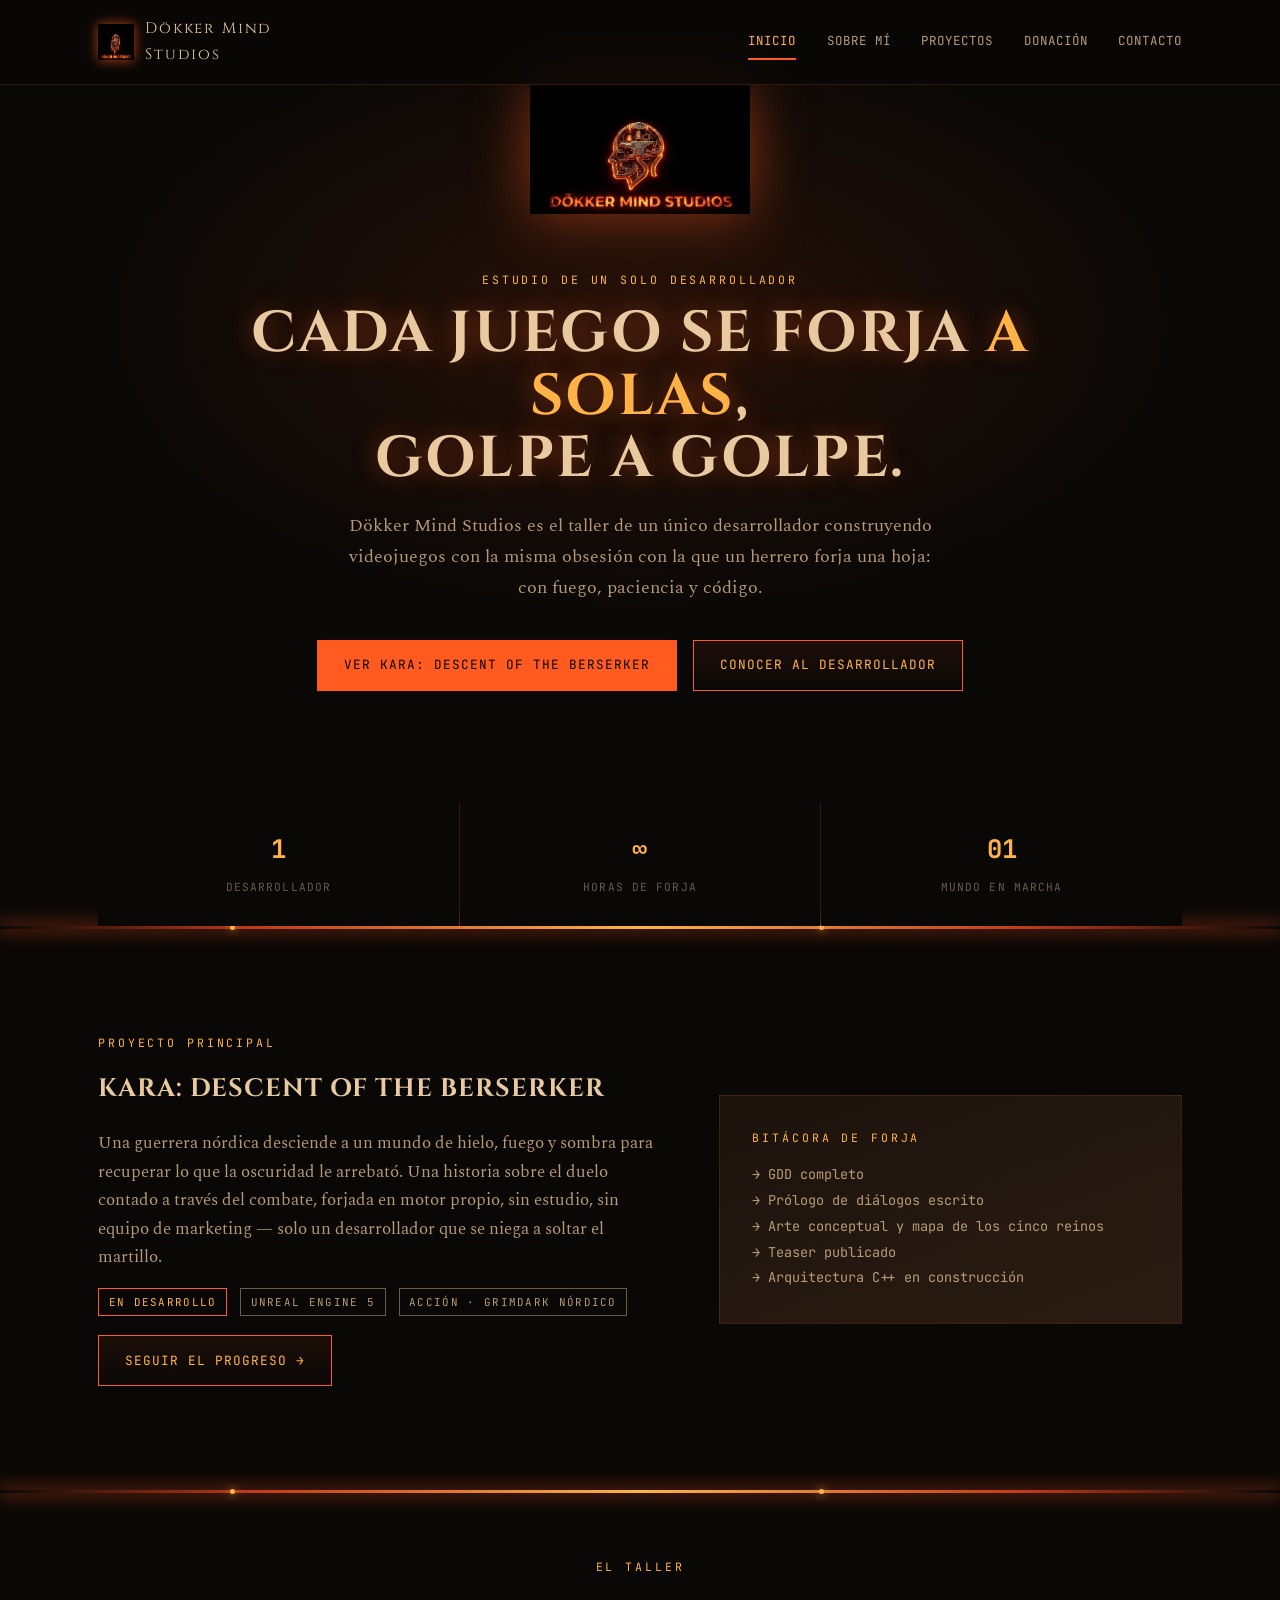
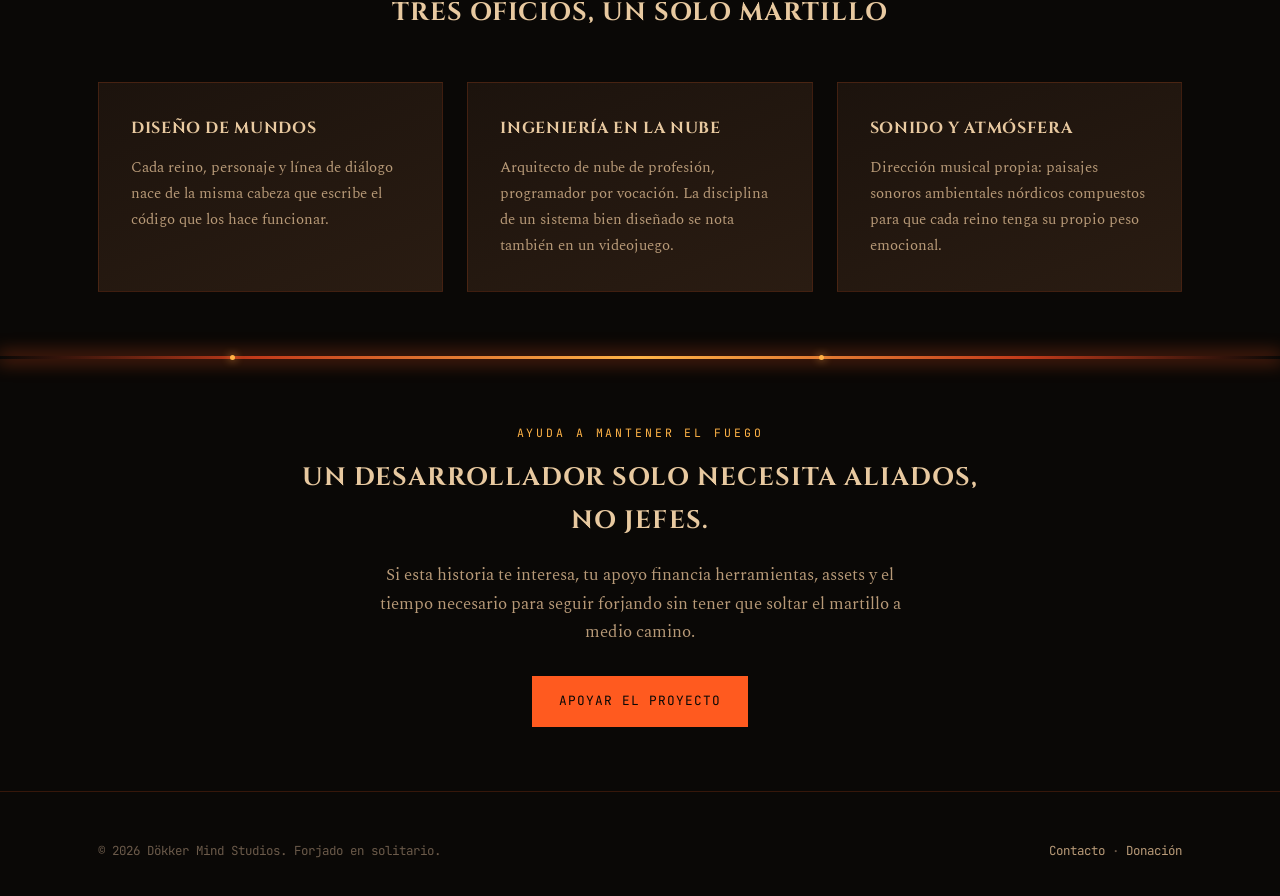
<file: index.html>
<!DOCTYPE html>
<html lang="es">
<head>
<meta charset="UTF-8">
<meta name="viewport" content="width=device-width, initial-scale=1.0">
<title>Dökker Mind Studios — Forjado por un solo desarrollador</title>
<meta name="description" content="Dökker Mind Studios: estudio independiente de un solo desarrollador, creador de Kara: Descent of the Berserker.">
<link rel="icon" href="assets/logo.png">
<link rel="stylesheet" href="assets/style.css">
<style>
  .hero{
    min-height:92vh; display:flex; align-items:center; position:relative;
    background:radial-gradient(ellipse 60% 50% at 50% 28%, rgba(255,90,31,.12), transparent 70%);
  }
  .ember-field{ position:absolute; inset:0; overflow:hidden; pointer-events:none; }
  .ember-particle{
    position:absolute; bottom:-10px; background:var(--ember-hot); border-radius:50%;
    box-shadow:0 0 6px var(--ember-hot);
    animation:rise linear infinite;
  }
  @keyframes rise{
    0%{ transform:translateY(0) translateX(0); opacity:0; }
    10%{ opacity:1; }
    100%{ transform:translateY(-100vh) translateX(20px); opacity:0; }
  }
  .hero-grid{ display:grid; grid-template-columns: 1fr; gap:2.5rem; text-align:center; position:relative; z-index:2; width:100%; }
  .hero-logo{ width:220px; height:auto; margin:0 auto 1rem; filter:drop-shadow(0 0 28px rgba(255,90,31,.5)); }
  .hero h1{
    font-size:clamp(2.1rem, 6vw, 3.6rem); line-height:1.08; max-width:780px; margin:0 auto;
  }
  .hero h1 em{ font-style:normal; color:var(--ember-hot); }
  .hero p.lede{
    font-family:var(--body); font-size:1.15rem; color:var(--parchment-d); max-width:600px; margin:1.3rem auto 0;
  }
  .hero-cta{ display:flex; gap:1rem; justify-content:center; margin-top:2.2rem; flex-wrap:wrap; }

  .stat-row{ display:grid; grid-template-columns:repeat(3,1fr); gap:1px; background:rgba(255,90,31,.18); margin-top:4.5rem; }
  .stat{ background:var(--void); padding:1.6rem 1rem; text-align:center; }
  .stat b{ font-family:var(--mono); font-size:1.6rem; color:var(--ember-hot); display:block; }
  .stat span{ font-family:var(--mono); font-size:.7rem; letter-spacing:.1em; text-transform:uppercase; color:var(--ash); }
  @media (max-width:640px){ .stat-row{ grid-template-columns:1fr; } }

  .split{ display:grid; grid-template-columns:1.1fr .9fr; gap:3.5rem; align-items:center; }
  @media (max-width:860px){ .split{ grid-template-columns:1fr; } }
  .split img{ width:100%; border:1px solid rgba(255,90,31,.2); }

  .project-card{ display:grid; grid-template-columns:1fr; gap:1.5rem; }
  .project-meta{ display:flex; gap:.8rem; flex-wrap:wrap; margin:1rem 0 1.2rem; }

  .triad{ display:grid; grid-template-columns:repeat(3,1fr); gap:1.5rem; margin-top:3rem; }
  @media (max-width:780px){ .triad{ grid-template-columns:1fr; } }
</style>
</head>
<body>

<nav class="nav">
  <div class="nav-inner">
    <a class="nav-brand" href="index.html">
      <img src="assets/logo.png" alt="Dökker Mind Studios">
      <span>Dökker Mind<br>Studios</span>
    </a>
    <button class="nav-toggle" aria-label="Abrir menú">☰</button>
    <div class="nav-links">
      <a href="index.html" class="active">Inicio</a>
      <a href="sobre-mi.html">Sobre mí</a>
      <a href="proyectos.html">Proyectos</a>
      <a href="donacion.html">Donación</a>
      <a href="contacto.html">Contacto</a>
    </div>
  </div>
</nav>

<header class="hero">
  <div class="ember-field"></div>
  <div class="wrap hero-grid">
    <img class="hero-logo" src="assets/logo.png" alt="">
    <div>
      <span class="eyebrow">Estudio de un solo desarrollador</span>
      <h1 class="glow-text">Cada juego se forja <em>a solas</em>,<br>golpe a golpe.</h1>
      <p class="lede">Dökker Mind Studios es el taller de un único desarrollador construyendo videojuegos con la misma obsesión con la que un herrero forja una hoja: con fuego, paciencia y código.</p>
      <div class="hero-cta">
        <a href="proyectos.html" class="btn btn-solid">Ver Kara: Descent of the Berserker</a>
        <a href="sobre-mi.html" class="btn">Conocer al desarrollador</a>
      </div>
    </div>

    <div class="stat-row">
      <div class="stat"><b>1</b><span>Desarrollador</span></div>
      <div class="stat"><b>∞</b><span>Horas de forja</span></div>
      <div class="stat"><b>01</b><span>Mundo en marcha</span></div>
    </div>
  </div>
</header>

<div class="seam"></div>

<section class="section">
  <div class="wrap split">
    <div>
      <span class="eyebrow">Proyecto principal</span>
      <h2>Kara: Descent of the Berserker</h2>
      <p style="margin-top:1.2rem; color:var(--parchment-d);">Una guerrera nórdica desciende a un mundo de hielo, fuego y sombra para recuperar lo que la oscuridad le arrebató. Una historia sobre el duelo contado a través del combate, forjada en motor propio, sin estudio, sin equipo de marketing — solo un desarrollador que se niega a soltar el martillo.</p>
      <div class="project-meta">
        <span class="tag tag-live">En desarrollo</span>
        <span class="tag">Unreal Engine 5</span>
        <span class="tag">Acción · Grimdark Nórdico</span>
      </div>
      <a href="proyectos.html" class="btn">Seguir el progreso →</a>
    </div>
    <div class="card">
      <span class="eyebrow">Bitácora de forja</span>
      <p style="font-family:var(--mono); font-size:.85rem; color:var(--parchment-d); line-height:1.9;">
        → GDD completo<br>
        → Prólogo de diálogos escrito<br>
        → Arte conceptual y mapa de los cinco reinos<br>
        → Teaser publicado<br>
        → Arquitectura C++ en construcción
      </p>
    </div>
  </div>
</section>

<div class="seam"></div>

<section class="section section-tight">
  <div class="wrap">
    <span class="eyebrow" style="text-align:center; display:block;">El taller</span>
    <h2 style="text-align:center;">Tres oficios, un solo martillo</h2>
    <div class="triad">
      <div class="card">
        <h3 style="font-size:1rem;">Diseño de mundos</h3>
        <p style="color:var(--parchment-d); margin-top:.8rem; font-size:.95rem;">Cada reino, personaje y línea de diálogo nace de la misma cabeza que escribe el código que los hace funcionar.</p>
      </div>
      <div class="card">
        <h3 style="font-size:1rem;">Ingeniería en la nube</h3>
        <p style="color:var(--parchment-d); margin-top:.8rem; font-size:.95rem;">Arquitecto de nube de profesión, programador por vocación. La disciplina de un sistema bien diseñado se nota también en un videojuego.</p>
      </div>
      <div class="card">
        <h3 style="font-size:1rem;">Sonido y atmósfera</h3>
        <p style="color:var(--parchment-d); margin-top:.8rem; font-size:.95rem;">Dirección musical propia: paisajes sonoros ambientales nórdicos compuestos para que cada reino tenga su propio peso emocional.</p>
      </div>
    </div>
  </div>
</section>

<div class="seam"></div>

<section class="section section-tight">
  <div class="wrap" style="text-align:center;">
    <span class="eyebrow">Ayuda a mantener el fuego</span>
    <h2 style="max-width:680px; margin:0 auto;">Un desarrollador solo necesita aliados, no jefes.</h2>
    <p style="color:var(--parchment-d); max-width:560px; margin:1.2rem auto 1.8rem;">Si esta historia te interesa, tu apoyo financia herramientas, assets y el tiempo necesario para seguir forjando sin tener que soltar el martillo a medio camino.</p>
    <a href="donacion.html" class="btn btn-solid">Apoyar el proyecto</a>
  </div>
</section>

<footer class="footer">
  <div class="wrap">
    <span>© 2026 Dökker Mind Studios. Forjado en solitario.</span>
    <span><a href="contacto.html">Contacto</a> · <a href="donacion.html">Donación</a></span>
  </div>
</footer>

<script src="assets/script.js"></script>
</body>
</html>
</file>
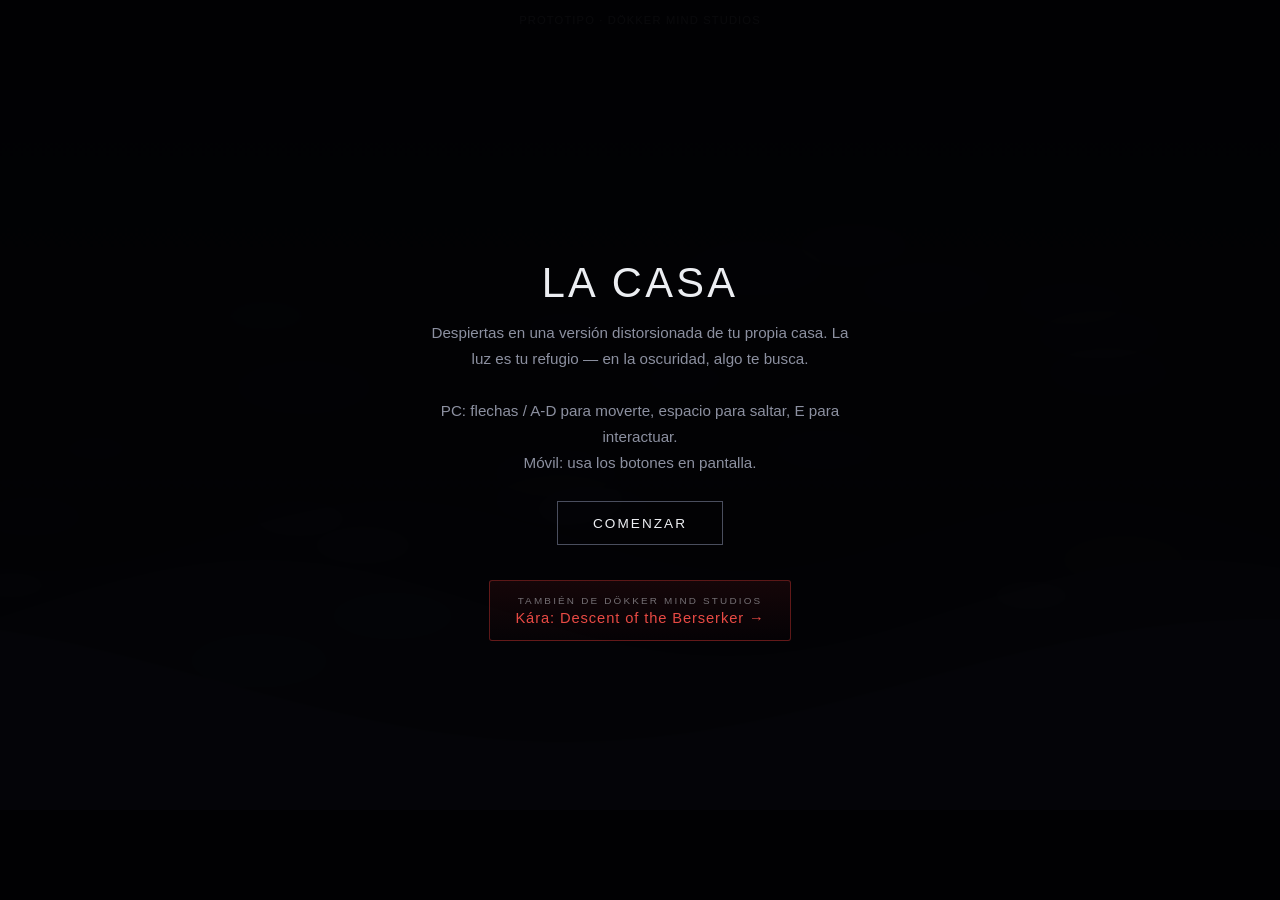
<file: juegos/eco-del-olvido/index.html>
<!DOCTYPE html>
<html lang="es">
<head>
<meta charset="UTF-8">
<meta name="viewport" content="width=device-width, initial-scale=1.0, maximum-scale=1.0, user-scalable=no">
<title>La Casa — Prototipo</title>
<link rel="stylesheet" href="style.css">
</head>
<body>

<div id="game-container">
  <canvas id="gameCanvas"></canvas>

  <div id="hud">Prototipo · Dökker Mind Studios</div>

  <!-- Start screen -->
  <div id="start-screen" class="overlay">
    <h1>La Casa</h1>
    <p>Despiertas en una versión distorsionada de tu propia casa. La luz es tu refugio — en la oscuridad, algo te busca.<br><br>
    PC: flechas / A-D para moverte, espacio para saltar, E para interactuar.<br>
    Móvil: usa los botones en pantalla.</p>
    <button id="start-btn">Comenzar</button>
    <!-- Cross-promo a Kára (GDD §6). Reemplaza la URL por el enlace real de itch.io. -->
    <a class="kara-banner" href="https://dokkermind.itch.io/kara" target="_blank" rel="noopener">
      <span class="kara-tag">También de Dökker Mind Studios</span>
      <span class="kara-title">Kára: Descent of the Berserker →</span>
    </a>
  </div>

  <!-- Win screen -->
  <div id="win-screen" class="overlay hidden">
    <h1>Nivel completado</h1>
    <p>Esto es solo un prototipo técnico — el primer paso del juego. La historia y los niveles reales vienen después.</p>
    <button id="retry-btn">Reintentar</button>
    <!-- Cross-promo a Kára (GDD §6). Reemplaza la URL por el enlace real de itch.io. -->
    <a class="kara-banner" href="https://dokkermind.itch.io/kara" target="_blank" rel="noopener">
      <span class="kara-tag">Mientras tanto, juega</span>
      <span class="kara-title">Kára: Descent of the Berserker →</span>
    </a>
  </div>

  <!-- Touch controls -->
  <div id="touch-controls">
    <div class="touch-zone">
      <div class="touch-btn" id="btn-left">◀</div>
      <div class="touch-btn" id="btn-right">▶</div>
    </div>
    <div class="touch-zone">
      <div class="touch-btn" id="btn-action" style="font-size:.65rem;letter-spacing:.04em;text-transform:uppercase;">E</div>
      <div class="touch-btn" id="btn-jump" style="width:76px;height:76px;font-size:.65rem;letter-spacing:.05em;text-transform:uppercase;">SALTAR</div>
    </div>
  </div>
</div>

<script src="game.js"></script>
</body>
</html>
</file>
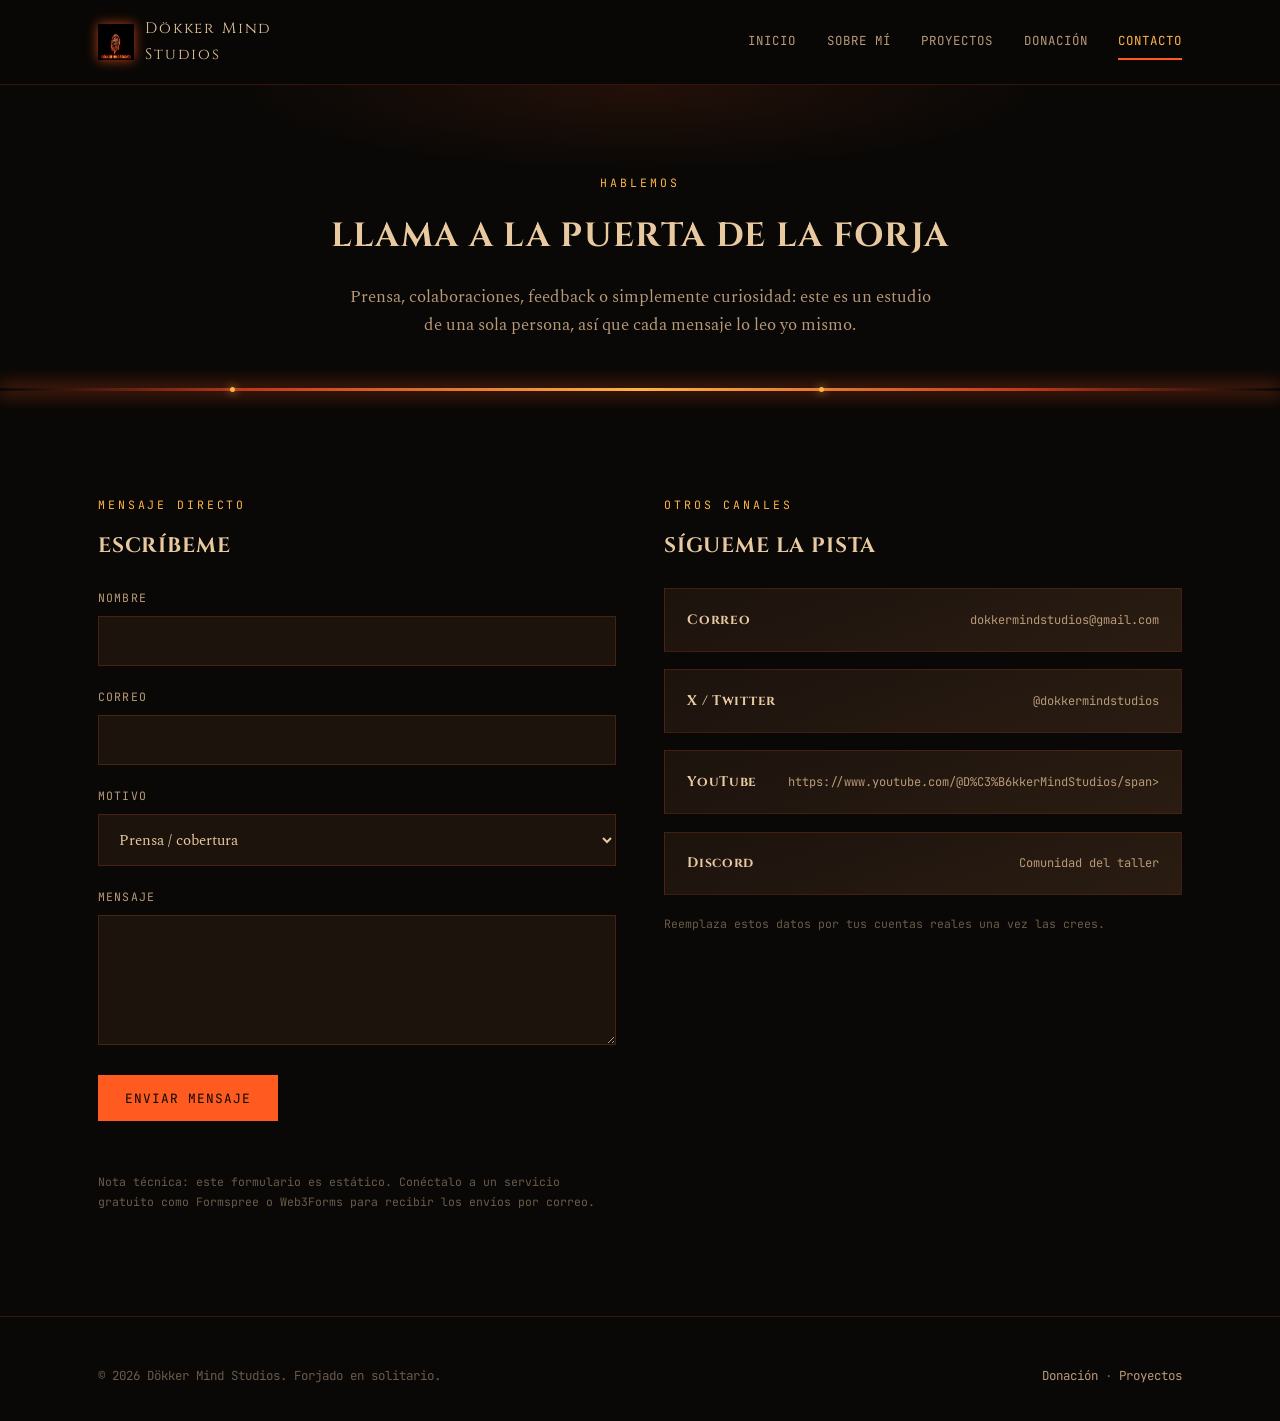
<file: contacto.html>
<!DOCTYPE html>
<html lang="es">
<head>
<meta charset="UTF-8">
<meta name="viewport" content="width=device-width, initial-scale=1.0">
<title>Contacto — Dökker Mind Studios</title>
<link rel="icon" href="assets/logo.png">
<link rel="stylesheet" href="assets/style.css">
<style>
  .page-hero{ padding:5.5rem 0 3rem; text-align:center; background:radial-gradient(ellipse 50% 40% at 50% 0%, rgba(255,90,31,.1), transparent 70%); }
  .contact-grid{ display:grid; grid-template-columns:1fr 1fr; gap:3rem; align-items:start; }
  @media (max-width:860px){ .contact-grid{ grid-template-columns:1fr; } }
  .field{ margin-bottom:1.3rem; }
  .field label{ display:block; font-family:var(--mono); font-size:.72rem; letter-spacing:.1em; text-transform:uppercase; color:var(--parchment-d); margin-bottom:.5rem; }
  .field input, .field textarea, .field select{
    width:100%; background:var(--char); border:1px solid rgba(255,90,31,.2); color:var(--parchment);
    padding:.8rem 1rem; font-family:var(--body); font-size:.95rem;
  }
  .field textarea{ min-height:130px; resize:vertical; }
  .field input:focus, .field textarea:focus, .field select:focus{ border-color:var(--ember); outline:none; }
  .form-note{ font-family:var(--mono); font-size:.78rem; color:var(--ember-hot); margin-top:1rem; min-height:1.2rem; }
  .channel-list{ display:flex; flex-direction:column; gap:1.1rem; }
  .channel{ display:flex; justify-content:space-between; align-items:center; padding:1.2rem 1.4rem; }
  .channel b{ font-family:var(--display); font-size:.85rem; letter-spacing:.05em; }
  .channel span{ font-family:var(--mono); font-size:.75rem; color:var(--parchment-d); }
</style>
</head>
<body>
  <div class="global-embers"></div>

<nav class="nav">
  <div class="nav-inner">
    <a class="nav-brand" href="index.html">
      <img src="assets/logo.png" alt="Dökker Mind Studios">
      <span>Dökker Mind<br>Studios</span>
    </a>
    <button class="nav-toggle" aria-label="Abrir menú">☰</button>
    <div class="nav-links">
      <a href="index.html">Inicio</a>
      <a href="sobre-mi.html">Sobre mí</a>
      <a href="proyectos.html">Proyectos</a>
      <a href="donacion.html">Donación</a>
      <a href="contacto.html" class="active">Contacto</a>
    </div>
  </div>
</nav>

<header class="page-hero wrap">
  <span class="eyebrow">Hablemos</span>
  <h1>Llama a la puerta de la forja</h1>
  <p style="max-width:600px; margin:1.2rem auto 0; color:var(--parchment-d);">Prensa, colaboraciones, feedback o simplemente curiosidad: este es un estudio de una sola persona, así que cada mensaje lo leo yo mismo.</p>
</header>

<div class="seam"></div>

<section class="section">
  <div class="wrap contact-grid">
    <div>
      <span class="eyebrow">Mensaje directo</span>
      <h2 style="margin-bottom:1.5rem; font-size:1.3rem;">Escríbeme</h2>
      <form data-static-form data-success-message="Mensaje recibido. Te responderé en cuanto pueda salir de la forja.">
        <div class="field">
          <label for="nombre">Nombre</label>
          <input type="text" id="nombre" name="nombre" required>
        </div>
        <div class="field">
          <label for="email">Correo</label>
          <input type="email" id="email" name="email" required>
        </div>
        <div class="field">
          <label for="motivo">Motivo</label>
          <select id="motivo" name="motivo">
            <option>Prensa / cobertura</option>
            <option>Colaboración</option>
            <option>Feedback sobre Kara</option>
            <option>Reporte de error</option>
            <option>Otro</option>
          </select>
        </div>
        <div class="field">
          <label for="mensaje">Mensaje</label>
          <textarea id="mensaje" name="mensaje" required></textarea>
        </div>
        <button type="submit" class="btn btn-solid">Enviar mensaje</button>
        <p class="form-note" role="status"></p>
      </form>
      <p style="font-family:var(--mono); font-size:.72rem; color:var(--ash); margin-top:1rem;">Nota técnica: este formulario es estático. Conéctalo a un servicio gratuito como Formspree o Web3Forms para recibir los envíos por correo.</p>
    </div>

    <div>
      <span class="eyebrow">Otros canales</span>
      <h2 style="margin-bottom:1.5rem; font-size:1.3rem;">Sígueme la pista</h2>
      <div class="channel-list">
        <div class="card channel">
          <b>Correo</b>
          <span>dokkermindstudios@gmail.com</span>
        </div>
        <div class="card channel">
          <b>X / Twitter</b>
          <span>@dokkermindstudios</span>
        </div>
        <div class="card channel">
          <b>YouTube</b>
          <span>https://www.youtube.com/@D%C3%B6kkerMindStudios/span>
        </div>
        <div class="card channel">
          <b>Discord</b>
          <span>Comunidad del taller</span>
        </div>
      </div>
      <p style="font-family:var(--mono); font-size:.72rem; color:var(--ash); margin-top:1.2rem;">Reemplaza estos datos por tus cuentas reales una vez las crees.</p>
    </div>
  </div>
</section>

<footer class="footer">
  <div class="wrap">
    <span>© 2026 Dökker Mind Studios. Forjado en solitario.</span>
    <span><a href="donacion.html">Donación</a> · <a href="proyectos.html">Proyectos</a></span>
  </div>
</footer>

<script src="assets/script.js"></script>
</body>
</html>
</file>
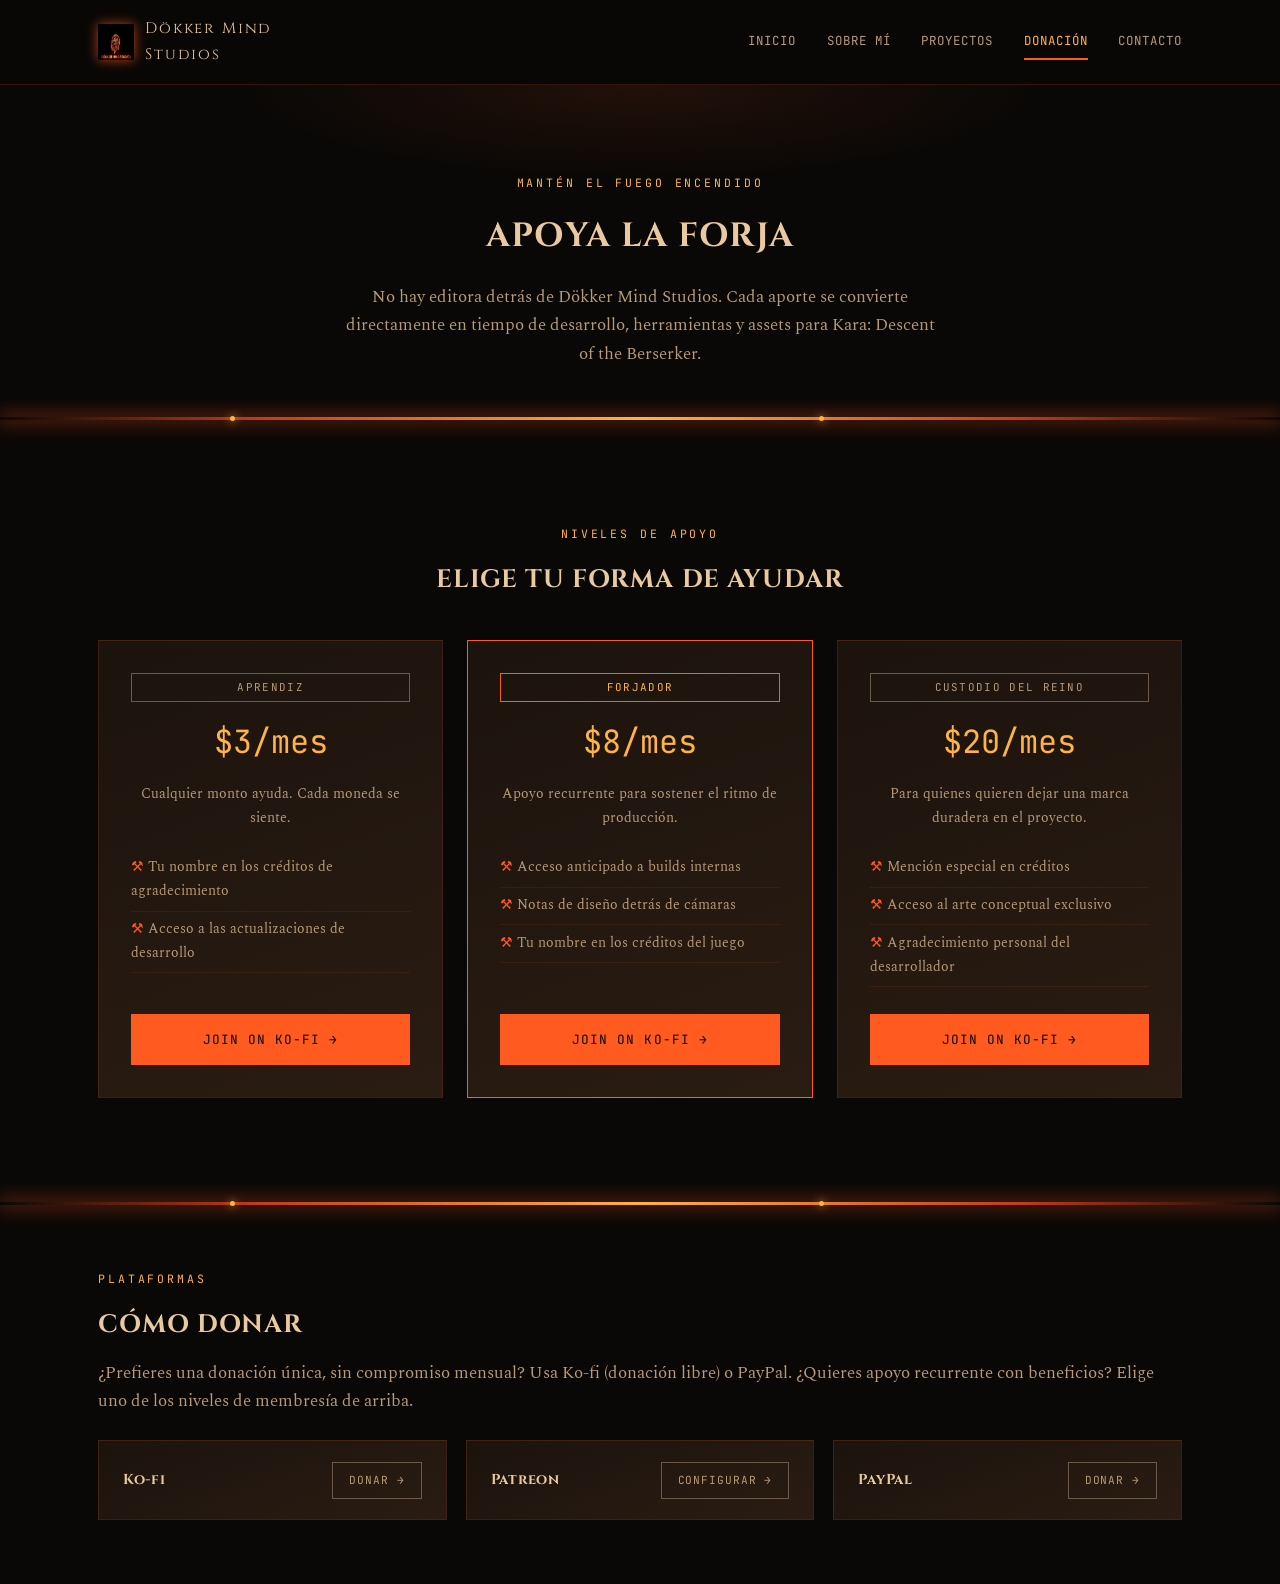
<file: donacion.html>
<!DOCTYPE html>
<html lang="es">
<head>
<meta charset="UTF-8">
<meta name="viewport" content="width=device-width, initial-scale=1.0">
<title>Donación — Dökker Mind Studios</title>
<link rel="icon" href="assets/logo.png">
<link rel="stylesheet" href="assets/style.css">
<style>
  .page-hero{ padding:5.5rem 0 3rem; text-align:center; background:radial-gradient(ellipse 50% 40% at 50% 0%, rgba(255,90,31,.1), transparent 70%); }
  .tier-grid{ display:grid; grid-template-columns:repeat(3,1fr); gap:1.5rem; margin-top:2.5rem; }
  @media (max-width:860px){ .tier-grid{ grid-template-columns:1fr; } }
  .tier{ text-align:center; display:flex; flex-direction:column; }
  .tier .price{ font-family:var(--mono); font-size:2rem; color:var(--ember-hot); margin:.8rem 0; }
  .tier ul{ list-style:none; margin:1.2rem 0; padding:0; font-size:.88rem; color:var(--parchment-d); text-align:left; flex-grow:1; }
  .tier li{ padding:.4rem 0; border-bottom:1px solid rgba(255,90,31,.1); }
  .tier li::before{ content:'⚒ '; color:var(--ember); }

  .platform-row{ display:grid; grid-template-columns:repeat(3,1fr); gap:1.2rem; margin-top:1.5rem; }
  @media (max-width:760px){ .platform-row{ grid-template-columns:1fr; } }
  .platform{ display:flex; align-items:center; justify-content:space-between; padding:1.3rem 1.5rem; }
  .platform b{ font-family:var(--display); font-size:.9rem; letter-spacing:.05em; }
</style>
</head>
<body>
  <div class="global-embers"></div>

<nav class="nav">
  <div class="nav-inner">
    <a class="nav-brand" href="index.html">
      <img src="assets/logo.png" alt="Dökker Mind Studios">
      <span>Dökker Mind<br>Studios</span>
    </a>
    <button class="nav-toggle" aria-label="Abrir menú">☰</button>
    <div class="nav-links">
      <a href="index.html">Inicio</a>
      <a href="sobre-mi.html">Sobre mí</a>
      <a href="proyectos.html">Proyectos</a>
      <a href="donacion.html" class="active">Donación</a>
      <a href="contacto.html">Contacto</a>
    </div>
  </div>
</nav>

<header class="page-hero wrap">
  <span class="eyebrow">Mantén el fuego encendido</span>
  <h1>Apoya la forja</h1>
  <p style="max-width:600px; margin:1.2rem auto 0; color:var(--parchment-d);">No hay editora detrás de Dökker Mind Studios. Cada aporte se convierte directamente en tiempo de desarrollo, herramientas y assets para Kara: Descent of the Berserker.</p>
</header>

<div class="seam"></div>

<section class="section">
  <div class="wrap">
    <span class="eyebrow" style="display:block; text-align:center;">Niveles de apoyo</span>
    <h2 style="text-align:center;">Elige tu forma de ayudar</h2>
    <div class="tier-grid">
      <div class="card tier">
        <span class="tag">Aprendiz</span>
        <div class="price">$3/mes</div>
        <p style="color:var(--parchment-d); font-size:.9rem;">Cualquier monto ayuda. Cada moneda se siente.</p>
        <ul>
          <li>Tu nombre en los créditos de agradecimiento</li>
          <li>Acceso a las actualizaciones de desarrollo</li>
        </ul>
        <a href="https://ko-fi.com/dokkermindstudios/tiers" target="_blank" rel="noopener" class="btn btn-solid" style="width:100%; justify-content:center; margin-top:.5rem;">Join on Ko-fi →</a>
      </div>
      <div class="card tier" style="border-color:var(--ember);">
        <span class="tag tag-live">Forjador</span>
        <div class="price">$8/mes</div>
        <p style="color:var(--parchment-d); font-size:.9rem;">Apoyo recurrente para sostener el ritmo de producción.</p>
        <ul>
          <li>Acceso anticipado a builds internas</li>
          <li>Notas de diseño detrás de cámaras</li>
          <li>Tu nombre en los créditos del juego</li>
        </ul>
        <a href="https://ko-fi.com/dokkermindstudios/tiers" target="_blank" rel="noopener" class="btn btn-solid" style="width:100%; justify-content:center; margin-top:.5rem;">Join on Ko-fi →</a>
      </div>
      <div class="card tier">
        <span class="tag">Custodio del reino</span>
        <div class="price">$20/mes</div>
        <p style="color:var(--parchment-d); font-size:.9rem;">Para quienes quieren dejar una marca duradera en el proyecto.</p>
        <ul>
          <li>Mención especial en créditos</li>
          <li>Acceso al arte conceptual exclusivo</li>
          <li>Agradecimiento personal del desarrollador</li>
        </ul>
        <a href="https://ko-fi.com/dokkermindstudios/tiers" target="_blank" rel="noopener" class="btn btn-solid" style="width:100%; justify-content:center; margin-top:.5rem;">Join on Ko-fi →</a>
      </div>
    </div>
  </div>
</section>

<div class="seam"></div>

<section class="section section-tight">
  <div class="wrap">
    <span class="eyebrow">Plataformas</span>
    <h2>Cómo donar</h2>
    <p style="color:var(--parchment-d); margin-top:.8rem;">¿Prefieres una donación única, sin compromiso mensual? Usa Ko-fi (donación libre) o PayPal. ¿Quieres apoyo recurrente con beneficios? Elige uno de los niveles de membresía de arriba.</p>
    <div class="platform-row">
      <div class="card platform">
        <b>Ko-fi</b>
        <a href="https://ko-fi.com/dokkermindstudios" target="_blank" rel="noopener" class="btn btn-ghost" style="padding:.5rem 1rem; font-size:.7rem;">Donar →</a>
      </div>
      <div class="card platform">
        <b>Patreon</b>
        <a href="https://www.patreon.com/" target="_blank" rel="noopener" class="btn btn-ghost" style="padding:.5rem 1rem; font-size:.7rem;">Configurar →</a>
      </div>
      <div class="card platform">
        <b>PayPal</b>
        <a href="https://paypal.me/dokkermindstudios" target="_blank" rel="noopener" class="btn btn-ghost" style="padding:.5rem 1rem; font-size:.7rem;">Donar →</a>
      </div>
    </div>
    <p style="font-family:var(--mono); font-size:.75rem;
</file>
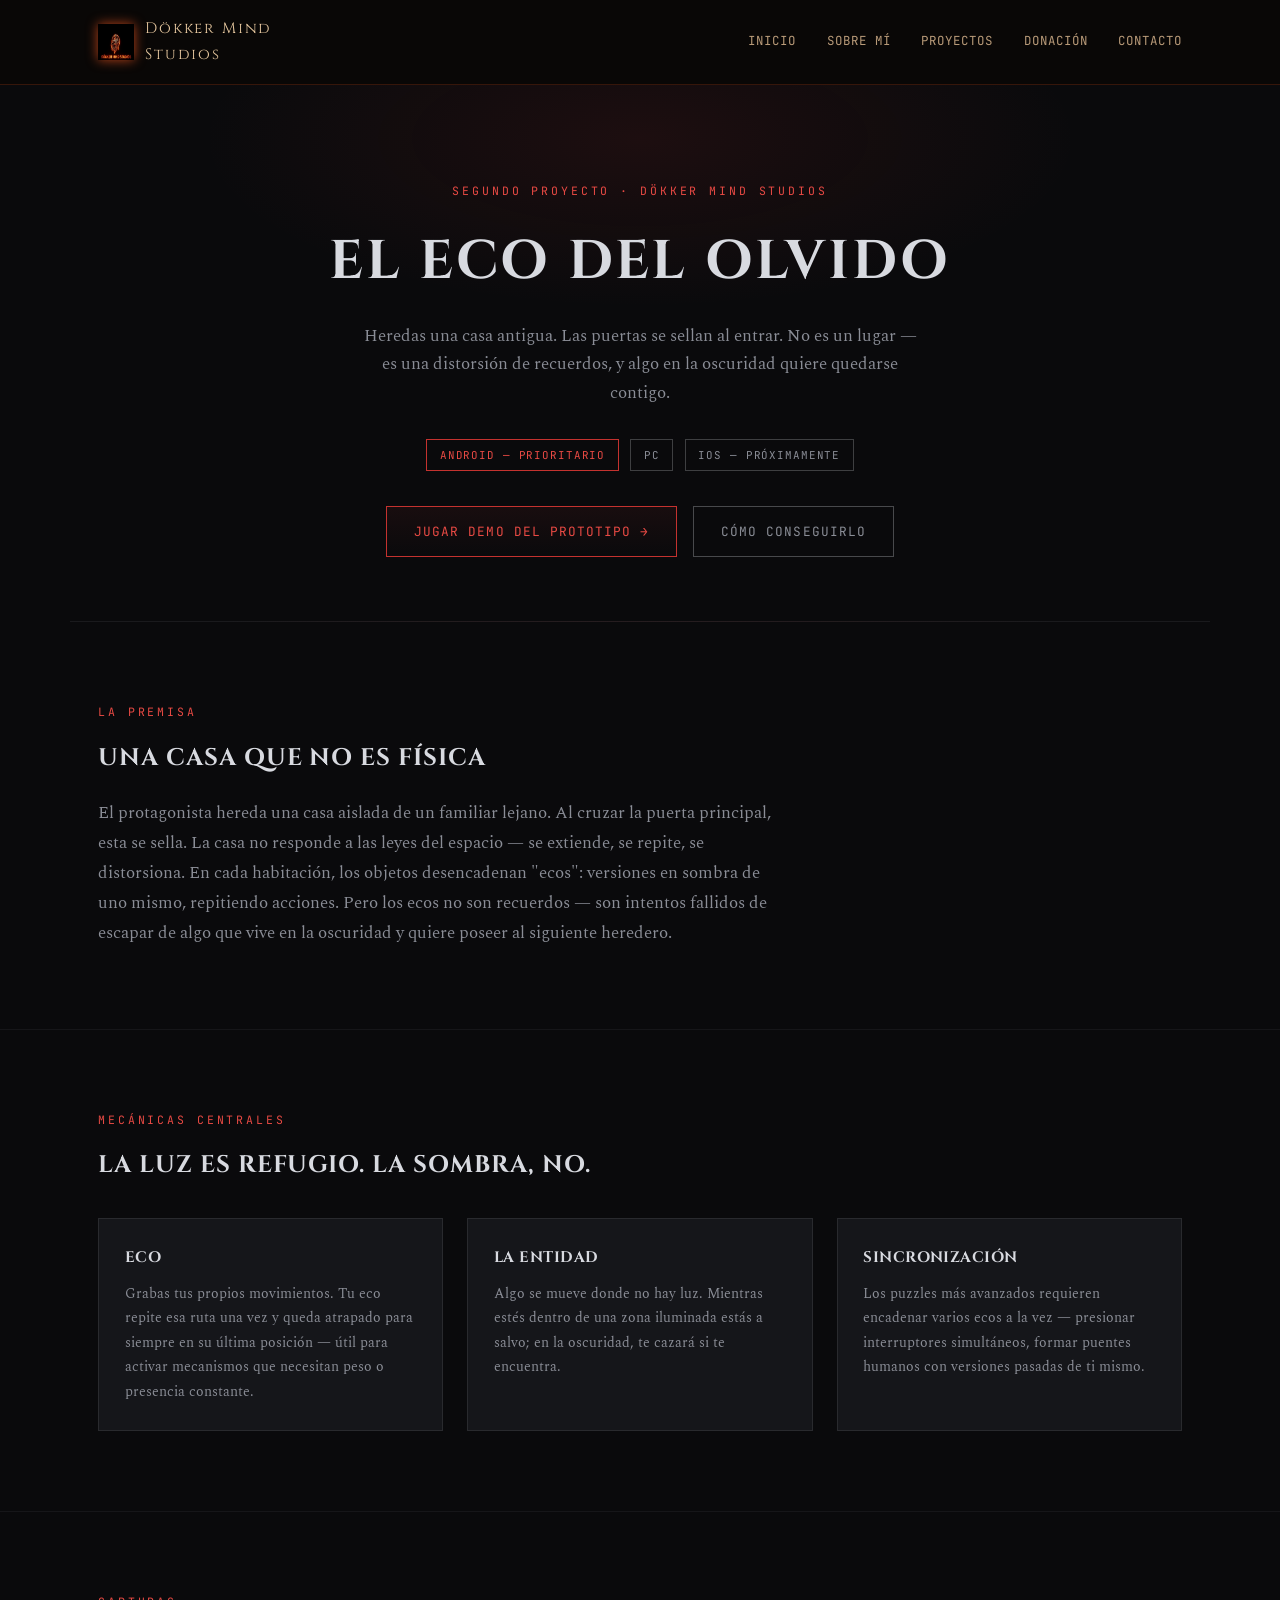
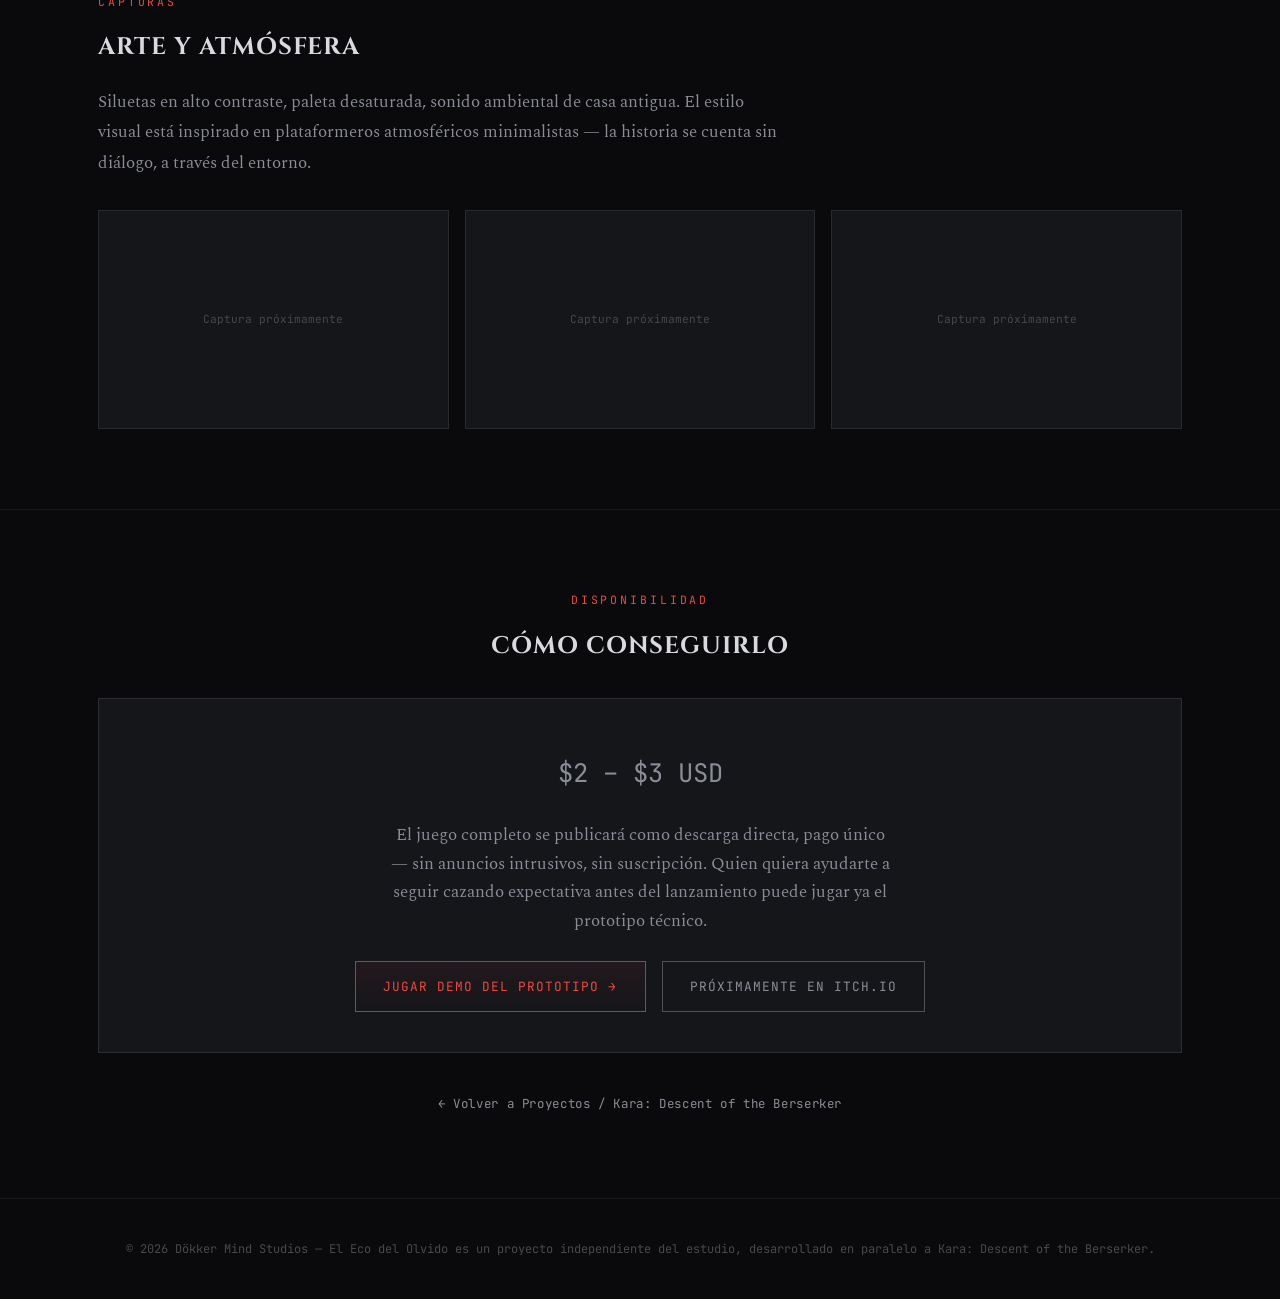
<file: eco-del-olvido.html>
<!DOCTYPE html>
<html lang="es">
<head>
<meta charset="UTF-8">
<meta name="viewport" content="width=device-width, initial-scale=1.0">
<title>El Eco del Olvido — Dökker Mind Studios</title>
<meta name="description" content="El Eco del Olvido: plataformas de terror psicológico y puzzles de Dökker Mind Studios. Próximamente en Android, PC e iOS.">
<link rel="icon" href="assets/logo.png">
<link rel="stylesheet" href="assets/style.css">
<style>
  /* ===== Sub-tema visual propio: desaturado + rojo, distinto del fuego de Kara ===== */
  :root{
    --eco-bg: #0a0a0c;
    --eco-grey: #d8dae0;
    --eco-grey-d: #8a8d96;
    --eco-red: #c4322f;
    --eco-red-hot: #e84a44;
    --eco-panel: #15161a;
  }
  body{ background:var(--eco-bg); }
  .global-embers{ display:none; } /* este proyecto no usa la estética de brasas de Kara */

  .eco-hero{
    padding:6rem 0 4rem; text-align:center;
    background:radial-gradient(ellipse 55% 45% at 50% 10%, rgba(196,50,47,.10), transparent 70%);
    border-bottom:1px solid rgba(216,218,224,.08);
  }
  .eco-eyebrow{
    font-family:var(--mono); font-size:.72rem; letter-spacing:.25em; text-transform:uppercase;
    color:var(--eco-red-hot); display:block; margin-bottom:1rem;
  }
  .eco-hero h1{
    font-family:var(--display); font-size:clamp(2.2rem,6vw,3.4rem); color:var(--eco-grey);
    letter-spacing:.05em; margin:0 auto .8rem; max-width:760px;
  }
  .eco-hero p.lede{ color:var(--eco-grey-d); max-width:560px; margin:0 auto 2rem; font-size:1.05rem; }

  .platform-badges{ display:flex; gap:.7rem; justify-content:center; flex-wrap:wrap; margin-bottom:2.2rem; }
  .pbadge{
    font-family:var(--mono); font-size:.68rem; letter-spacing:.08em; text-transform:uppercase;
    border:1px solid rgba(216,218,224,.25); color:var(--eco-grey-d); padding:.35rem .8rem;
  }
  .pbadge.primary{ border-color:var(--eco-red); color:var(--eco-red-hot); }

  .eco-cta{ display:flex; gap:1rem; justify-content:center; flex-wrap:wrap; }
  .btn-eco{
    display:inline-flex; align-items:center; gap:.6rem;
    font-family:var(--mono); font-size:.8rem; letter-spacing:.08em; text-transform:uppercase;
    padding:.85rem 1.7rem; border:1px solid var(--eco-red); color:var(--eco-red-hot);
    background:linear-gradient(180deg, rgba(196,50,47,.08), transparent);
    transition:background .25s, color .25s;
  }
  .btn-eco:hover{ background:var(--eco-red); color:#fff; }
  .btn-eco-ghost{ border-color:rgba(216,218,224,.3); color:var(--eco-grey-d); background:none; }
  .btn-eco-ghost:hover{ background:rgba(216,218,224,.06); color:var(--eco-grey); }

  .eco-section{ padding:5rem 0; border-bottom:1px solid rgba(216,218,224,.06); }
  .eco-section h2{ font-family:var(--display); color:var(--eco-grey); font-size:1.5rem; letter-spacing:.04em; text-transform:uppercase; }

  .story-text{ color:var(--eco-grey-d); max-width:680px; line-height:1.8; margin-top:1.2rem; }

  .gallery-grid{ display:grid; grid-template-columns:repeat(3,1fr); gap:1rem; margin-top:2rem; }
  @media (max-width:760px){ .gallery-grid{ grid-template-columns:1fr 1fr; } }
  .gallery-item{
    aspect-ratio:16/10; background:var(--eco-panel); border:1px solid rgba(216,218,224,.1);
    display:flex; align-items:center; justify-content:center;
    color:rgba(216,218,224,.25); font-family:var(--mono); font-size:.7rem; text-align:center; padding:1rem;
  }

  .demo-box{
    background:var(--eco-panel); border:1px solid rgba(216,218,224,.12);
    padding:2.5rem; text-align:center; margin-top:2rem;
  }
  .demo-box p{ color:var(--eco-grey-d); max-width:500px; margin:.8rem auto 1.6rem; }

  .price-tag{ font-family:var(--mono); font-size:1.6rem; color:var(--eco-red-hot); margin:.5rem 0; }

  .mech-grid{ display:grid; grid-template-columns:repeat(3,1fr); gap:1.5rem; margin-top:2rem; }
  @media (max-width:780px){ .mech-grid{ grid-template-columns:1fr; } }
  .mech-card{ background:var(--eco-panel); border:1px solid rgba(216,218,224,.1); padding:1.6rem; }
  .mech-card h3{ font-size:.95rem; color:var(--eco-grey); letter-spacing:.03em; text-transform:uppercase; margin-bottom:.7rem; }
  .mech-card p{ color:var(--eco-grey-d); font-size:.9rem; }

  .back-link{
    display:inline-block; margin-top:2.5rem; font-family:var(--mono); font-size:.78rem;
    color:var(--eco-grey-d); letter-spacing:.05em;
  }
  .back-link:hover{ color:var(--eco-grey); }

  .eco-footer{
    border-top:1px solid rgba(216,218,224,.08); padding:2.5rem 0;
    font-family:var(--mono); font-size:.75rem; color:rgba(216,218,224,.3); text-align:center;
  }
</style>
</head>
<body>

<nav class="nav">
  <div class="nav-inner">
    <a class="nav-brand" href="index.html">
      <img src="assets/logo.png" alt="Dökker Mind Studios">
      <span>Dökker Mind<br>Studios</span>
    </a>
    <button class="nav-toggle" aria-label="Abrir menú">☰</button>
    <div class="nav-links">
      <a href="index.html">Inicio</a>
      <a href="sobre-mi.html">Sobre mí</a>
      <a href="proyectos.html">Proyectos</a>
      <a href="donacion.html">Donación</a>
      <a href="contacto.html">Contacto</a>
    </div>
  </div>
</nav>

<header class="eco-hero wrap">
  <span class="eco-eyebrow">Segundo proyecto · Dökker Mind Studios</span>
  <h1>El Eco del Olvido</h1>
  <p class="lede">Heredas una casa antigua. Las puertas se sellan al entrar. No es un lugar — es una distorsión de recuerdos, y algo en la oscuridad quiere quedarse contigo.</p>

  <div class="platform-badges">
    <span class="pbadge primary">Android — prioritario</span>
    <span class="pbadge">PC</span>
    <span class="pbadge">iOS — próximamente</span>
  </div>

  <div class="eco-cta">
    <a href="juegos/eco-del-olvido/index.html" target="_blank" rel="noopener" class="btn-eco">Jugar demo del prototipo →</a>
    <a href="#adquirir" class="btn-eco btn-eco-ghost">Cómo conseguirlo</a>
  </div>
</header>

<section class="eco-section">
  <div class="wrap">
    <span class="eco-eyebrow">La premisa</span>
    <h2>Una casa que no es física</h2>
    <p class="story-text">El protagonista hereda una casa aislada de un familiar lejano. Al cruzar la puerta principal, esta se sella. La casa no responde a las leyes del espacio — se extiende, se repite, se distorsiona. En cada habitación, los objetos desencadenan "ecos": versiones en sombra de uno mismo, repitiendo acciones. Pero los ecos no son recuerdos — son intentos fallidos de escapar de algo que vive en la oscuridad y quiere poseer al siguiente heredero.</p>
  </div>
</section>

<section class="eco-section">
  <div class="wrap">
    <span class="eco-eyebrow">Mecánicas centrales</span>
    <h2>La luz es refugio. La sombra, no.</h2>
    <div class="mech-grid">
      <div class="mech-card">
        <h3>Eco</h3>
        <p>Grabas tus propios movimientos. Tu eco repite esa ruta una vez y queda atrapado para siempre en su última posición — útil para activar mecanismos que necesitan peso o presencia constante.</p>
      </div>
      <div class="mech-card">
        <h3>La entidad</h3>
        <p>Algo se mueve donde no hay luz. Mientras estés dentro de una zona iluminada estás a salvo; en la oscuridad, te cazará si te encuentra.</p>
      </div>
      <div class="mech-card">
        <h3>Sincronización</h3>
        <p>Los puzzles más avanzados requieren encadenar varios ecos a la vez — presionar interruptores simultáneos, formar puentes humanos con versiones pasadas de ti mismo.</p>
      </div>
    </div>
  </div>
</section>

<section class="eco-section">
  <div class="wrap">
    <span class="eco-eyebrow">Capturas</span>
    <h2>Arte y atmósfera</h2>
    <p class="story-text">Siluetas en alto contraste, paleta desaturada, sonido ambiental de casa antigua. El estilo visual está inspirado en plataformeros atmosféricos minimalistas — la historia se cuenta sin diálogo, a través del entorno.</p>
    <div class="gallery-grid">
      <div class="gallery-item">Captura próximamente</div>
      <div class="gallery-item">Captura próximamente</div>
      <div class="gallery-item">Captura próximamente</div>
    </div>
  </div>
</section>

<section class="eco-section" id="adquirir" style="border-bottom:none;">
  <div class="wrap" style="text-align:center;">
    <span class="eco-eyebrow">Disponibilidad</span>
    <h2>Cómo conseguirlo</h2>
    <div class="demo-box">
      <p class="price-tag">$2 – $3 USD</p>
      <p>El juego completo se publicará como descarga directa, pago único — sin anuncios intrusivos, sin suscripción. Quien quiera ayudarte a seguir cazando expectativa antes del lanzamiento puede jugar ya el prototipo técnico.</p>
      <div class="eco-cta">
        <a href="juegos/eco-del-olvido/index.html" target="_blank" rel="noopener" class="btn-eco">Jugar demo del prototipo →</a>
        <a href="https://itch.io/" target="_blank" rel="noopener" class="btn-eco btn-eco-ghost">Próximamente en itch.io</a>
      </div>
    </div>
    <a href="proyectos.html" class="back-link">← Volver a Proyectos / Kara: Descent of the Berserker</a>
  </div>
</section>

<div class="eco-footer">
  © 2026 Dökker Mind Studios — El Eco del Olvido es un proyecto independiente del estudio, desarrollado en paralelo a Kara: Descent of the Berserker.
</div>

<script src="assets/script.js"></script>
</body>
</html>
</file>
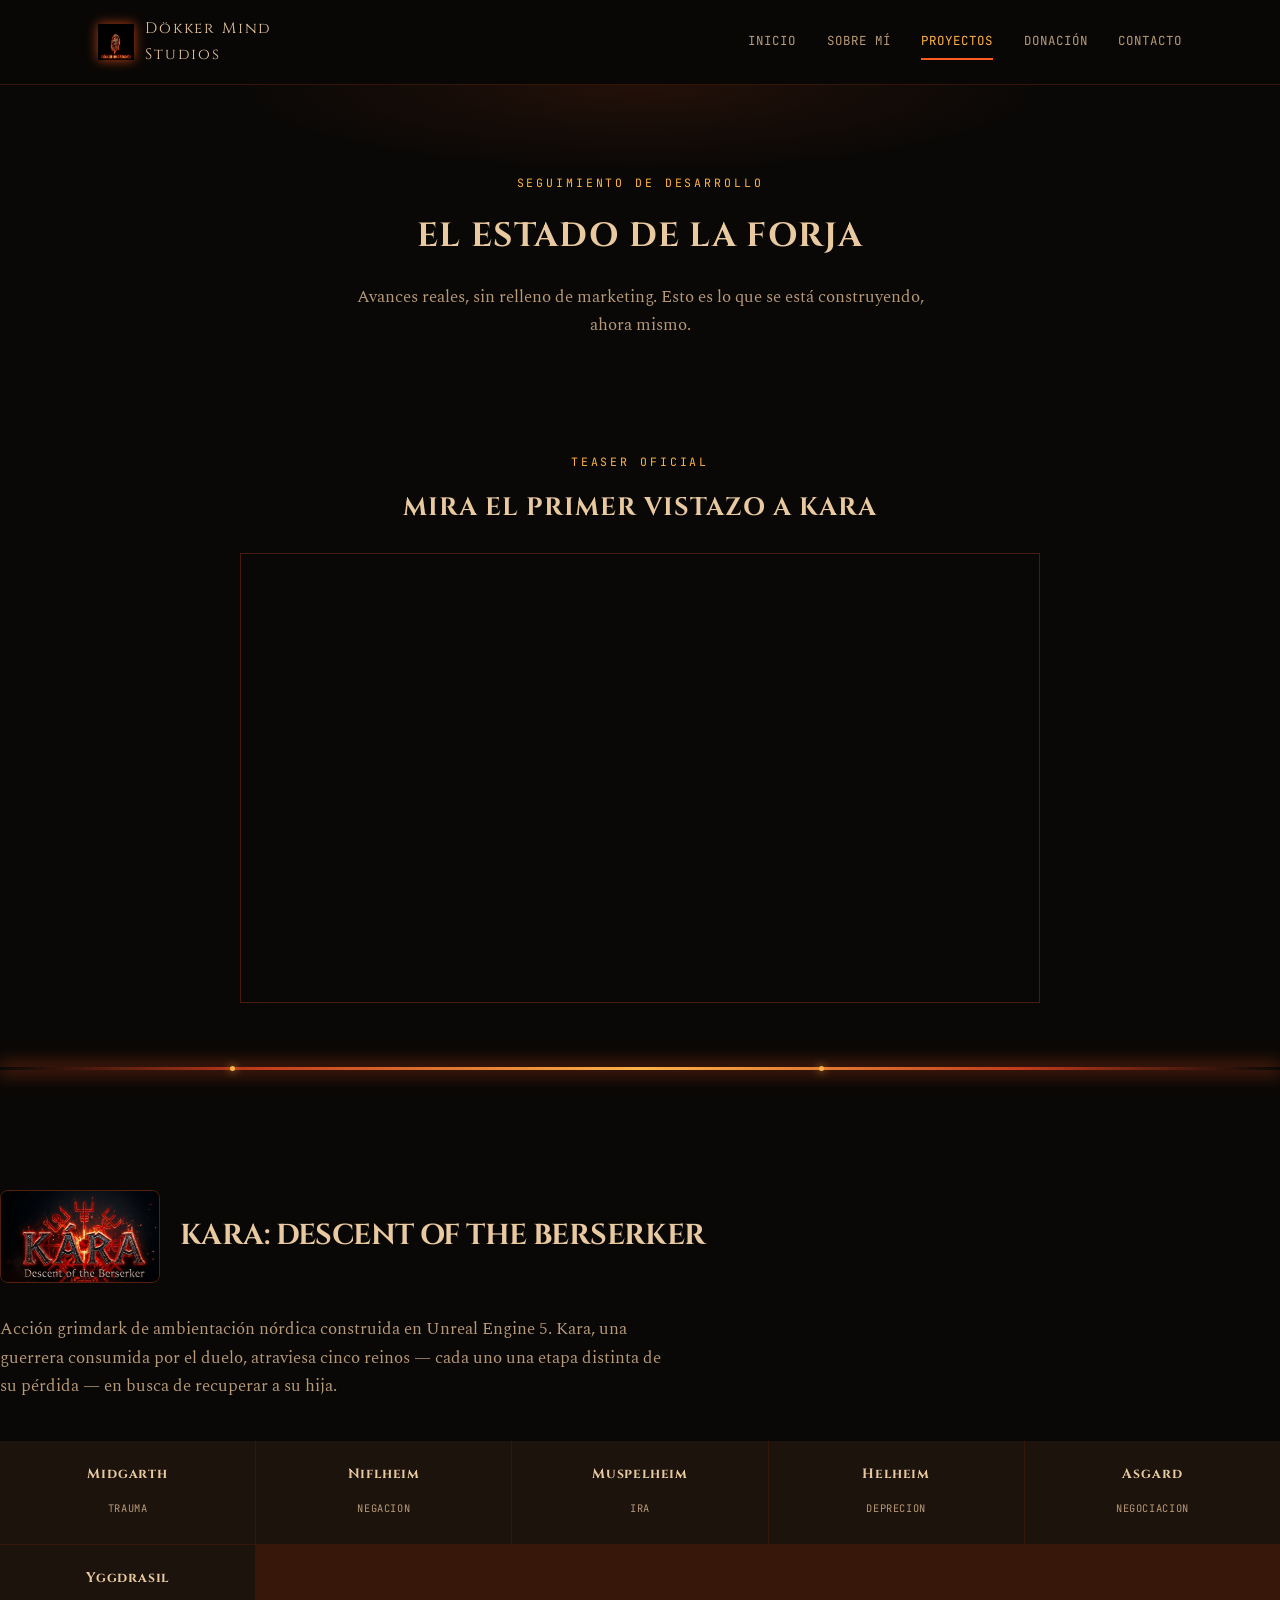
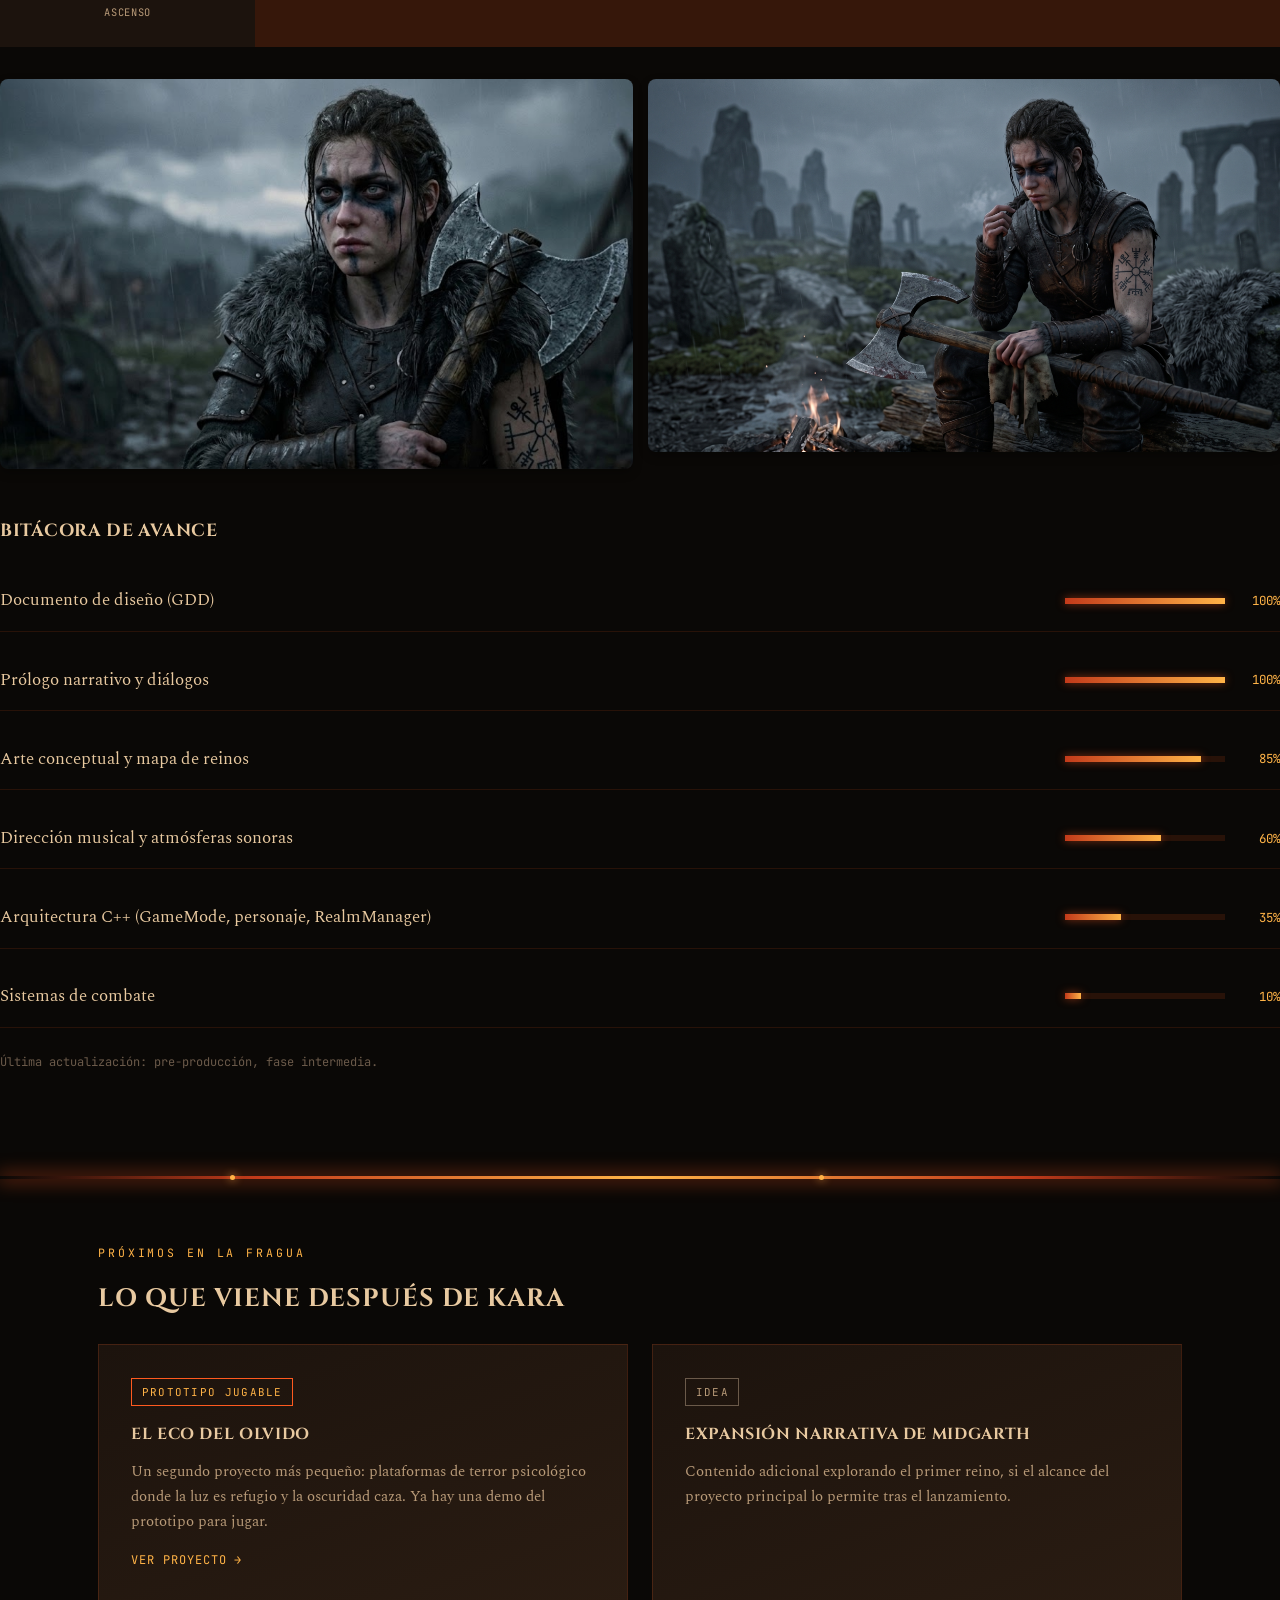
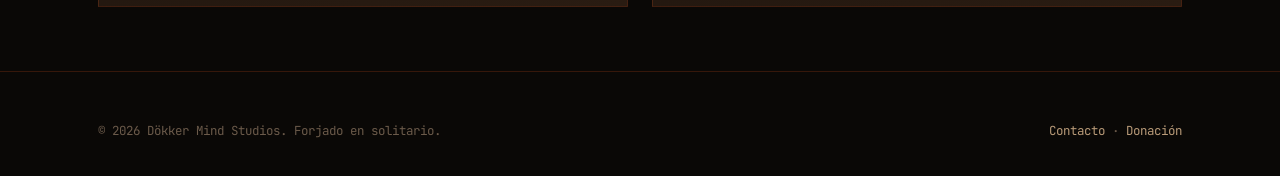
<file: proyectos.html>
<!DOCTYPE html>
<html lang="es">
<head>
<meta charset="UTF-8">
<meta name="viewport" content="width=device-width, initial-scale=1.0">
<title>Proyectos — Dökker Mind Studios</title>
<link rel="icon" href="assets/logo.png">
<link rel="stylesheet" href="assets/style.css">
<style>
  .page-hero{ padding:5.5rem 0 3rem; text-align:center; background:radial-gradient(ellipse 50% 40% at 50% 0%, rgba(255,90,31,.1), transparent 70%); }

  .realm-grid{ display:grid; grid-template-columns:repeat(5,1fr); gap:1px; background:rgba(255,90,31,.18); margin-top:2.5rem; }
  .realm{ background:var(--char); padding:1.4rem 1rem; text-align:center; }
  .realm b{ display:block; font-family:var(--display); font-size:.85rem; letter-spacing:.06em; color:var(--parchment); margin-bottom:.4rem; }
  .realm span{ font-family:var(--mono); font-size:.65rem; color:var(--parchment-d); text-transform:uppercase; letter-spacing:.06em; }
  @media (max-width:760px){ .realm-grid{ grid-template-columns:repeat(2,1fr); } }

  .progress-list{ display:flex; flex-direction:column; gap:1.1rem; margin-top:1.5rem; }
  .p-row{ display:grid; grid-template-columns: 1fr auto; gap:1rem; align-items:center; padding:1rem 0; border-bottom:1px solid rgba(255,90,31,.12); }
  .p-row .bar{ height:6px; background:rgba(255,90,31,.12); width:160px; position:relative; }
  .p-row .bar i{ position:absolute; inset:0; background:linear-gradient(90deg, var(--rust), var(--ember-hot)); box-shadow:0 0 8px rgba(255,90,31,.5); }
  .p-row .pct{ font-family:var(--mono); font-size:.78rem; color:var(--ember-hot); width:42px; text-align:right; }
  @media (max-width:600px){ .p-row{ grid-template-columns:1fr; } .p-row .bar{ width:100%; } }

  .future-grid{ display:grid; grid-template-columns:repeat(2,1fr); gap:1.5rem; margin-top:1.5rem; }
  @media (max-width:760px){ .future-grid{ grid-template-columns:1fr; } }
</style>
</head>
<body>
  <div class="global-embers"></div>

<nav class="nav">
  <div class="nav-inner">
    <a class="nav-brand" href="index.html">
      <img src="assets/logo.png" alt="Dökker Mind Studios">
      <span>Dökker Mind<br>Studios</span>
    </a>
    <button class="nav-toggle" aria-label="Abrir menú">☰</button>
    <div class="nav-links">
      <a href="index.html">Inicio</a>
      <a href="sobre-mi.html">Sobre mí</a>
      <a href="proyectos.html" class="active">Proyectos</a>
      <a href="donacion.html">Donación</a>
      <a href="contacto.html">Contacto</a>
    </div>
  </div>
</nav>

<header class="page-hero wrap">
  <span class="eyebrow">Seguimiento de desarrollo</span>
  <h1>El estado de la forja</h1>
  <p style="max-width:600px; margin:1.2rem auto 0; color:var(--parchment-d);">Avances reales, sin relleno de marketing. Esto es lo que se está construyendo, ahora mismo.</p>
</header>
 <div class="section section-tight">
  <div class="wrap" style="text-align:center;">
    <span class="eyebrow">Teaser oficial</span>
    <h2 style="margin-bottom:1.5rem;">Mira el primer vistazo a Kara</h2>
    <div style="position:relative; max-width:800px; margin:0 auto; aspect-ratio:16/9; border:1px solid rgba(255,90,31,.25);">
      <iframe
        src="https://www.youtube.com/embed/XZT_HP_73es"
        title="Kara: Descent of the Berserker — Teaser"
        style="position:absolute; inset:0; width:100%; height:100%;"
        frameborder="0"
        allow="accelerometer; autoplay; clipboard-write; encrypted-media; gyroscope; picture-in-picture"
        allowfullscreen>
      </iframe>
    </div>
  </div>
</div>

<div class="seam"></div>

<section class="section">
 <div style="display: flex; align-items: center; gap: 20px; margin-top: 1rem; margin-bottom: 2rem;">
    <img src="assets/imagenes/karalogo.png" alt="Logo de Kara" style="width: 160px; height: auto; object-fit: contain; border-radius: 8px; border: 1px solid rgba(255,90,31,0.3);">
    <h2 style="margin: 0; font-size: 1.8rem; letter-spacing: -0.02em;">Kara: Descent of the Berserker</h2>
</div>
    <p style="color:var(--parchment-d); max-width:680px; margin-top:1rem;">Acción grimdark de ambientación nórdica construida en Unreal Engine 5. Kara, una guerrera consumida por el duelo, atraviesa cinco reinos — cada uno una etapa distinta de su pérdida — en busca de recuperar a su hija.</p>

    <div class="realm-grid">
      <div class="realm"><b>Midgarth</b><span>Trauma</span></div>
      <div class="realm"><b>Niflheim</b><span>Negacion</span></div>
      <div class="realm"><b>Muspelheim</b><span>Ira</span></div>
      <div class="realm"><b>Helheim</b><span>Deprecion</span></div>
      <div class="realm"><b>Asgard</b><span>Negociacion</span></div>
      <div class="realm"><b>Yggdrasil</b><span>Ascenso</span></div>
    </div>

    <div style="display: grid; grid-template-columns: 1fr 1fr; gap: 15px; margin: 2rem 0;">
    <img src="assets/imagenes/karaimagen1.png" alt="Kára Escena 1" style="width: 100%; border-radius: 8px; box-shadow: 0 4px 10px rgba(0,0,0,0.3);">
    <img src="assets/imagenes/karaimagen2.png" alt="Kára Escena 2" style="width: 100%; border-radius: 8px; box-shadow: 0 4px 10px rgba(0,0,0,0.3);">
</div>
    <h3 style="margin-top:3rem; font-size:1.1rem;">Bitácora de avance</h3>
    <div class="progress-list">
      <div class="p-row">
        <div>Documento de diseño (GDD)</div>
        <div style="display:flex; align-items:center; gap:.8rem;"><div class="bar"><i style="width:100%"></i></div><span class="pct">100%</span></div>
      </div>
      <div class="p-row">
        <div>Prólogo narrativo y diálogos</div>
        <div style="display:flex; align-items:center; gap:.8rem;"><div class="bar"><i style="width:100%"></i></div><span class="pct">100%</span></div>
      </div>
      <div class="p-row">
        <div>Arte conceptual y mapa de reinos</div>
        <div style="display:flex; align-items:center; gap:.8rem;"><div class="bar"><i style="width:85%"></i></div><span class="pct">85%</span></div>
      </div>
      <div class="p-row">
        <div>Dirección musical y atmósferas sonoras</div>
        <div style="display:flex; align-items:center; gap:.8rem;"><div class="bar"><i style="width:60%"></i></div><span class="pct">60%</span></div>
      </div>
      <div class="p-row">
        <div>Arquitectura C++ (GameMode, personaje, RealmManager)</div>
        <div style="display:flex; align-items:center; gap:.8rem;"><div class="bar"><i style="width:35%"></i></div><span class="pct">35%</span></div>
      </div>
      <div class="p-row">
        <div>Sistemas de combate</div>
        <div style="display:flex; align-items:center; gap:.8rem;"><div class="bar"><i style="width:10%"></i></div><span class="pct">10%</span></div>
      </div>
    </div>

    <p style="font-family:var(--mono); font-size:.75rem; color:var(--ash); margin-top:1.5rem;">Última actualización: pre-producción, fase intermedia.</p>
  </div>
</section>

<div class="seam"></div>

<section class="section section-tight">
  <div class="wrap">
    <span class="eyebrow">Próximos en la fragua</span>
    <h2>Lo que viene después de Kara</h2>
    <div class="future-grid">
      <a href="eco-del-olvido.html" class="card" style="display:block;">
        <span class="tag tag-live">Prototipo jugable</span>
        <h3 style="font-size:1rem; margin-top:.9rem;">El Eco del Olvido</h3>
        <p style="color:var(--parchment-d); margin-top:.7rem; font-size:.92rem;">Un segundo proyecto más pequeño: plataformas de terror psicológico donde la luz es refugio y la oscuridad caza. Ya hay una demo del prototipo para jugar.</p>
        <span style="display:inline-block; margin-top:1rem; font-family:var(--mono); font-size:.75rem; letter-spacing:.08em; text-transform:uppercase; color:var(--ember-hot);">Ver proyecto →</span>
      </a>
      <div class="card">
        <span class="tag">Idea</span>
        <h3 style="font-size:1rem; margin-top:.9rem;">Expansión narrativa de Midgarth</h3>
        <p style="color:var(--parchment-d); margin-top:.7rem; font-size:.92rem;">Contenido adicional explorando el primer reino, si el alcance del proyecto principal lo permite tras el lanzamiento.</p>
      </div>
    </div>
  </div>
</section>

<footer class="footer">
  <div class="wrap">
    <span>© 2026 Dökker Mind Studios. Forjado en solitario.</span>
    <span><a href="contacto.html">Contacto</a> · <a href="donacion.html">Donación</a></span>
  </div>
</footer>

<script src="assets/script.js"></script>
</body>
</html>
</file>
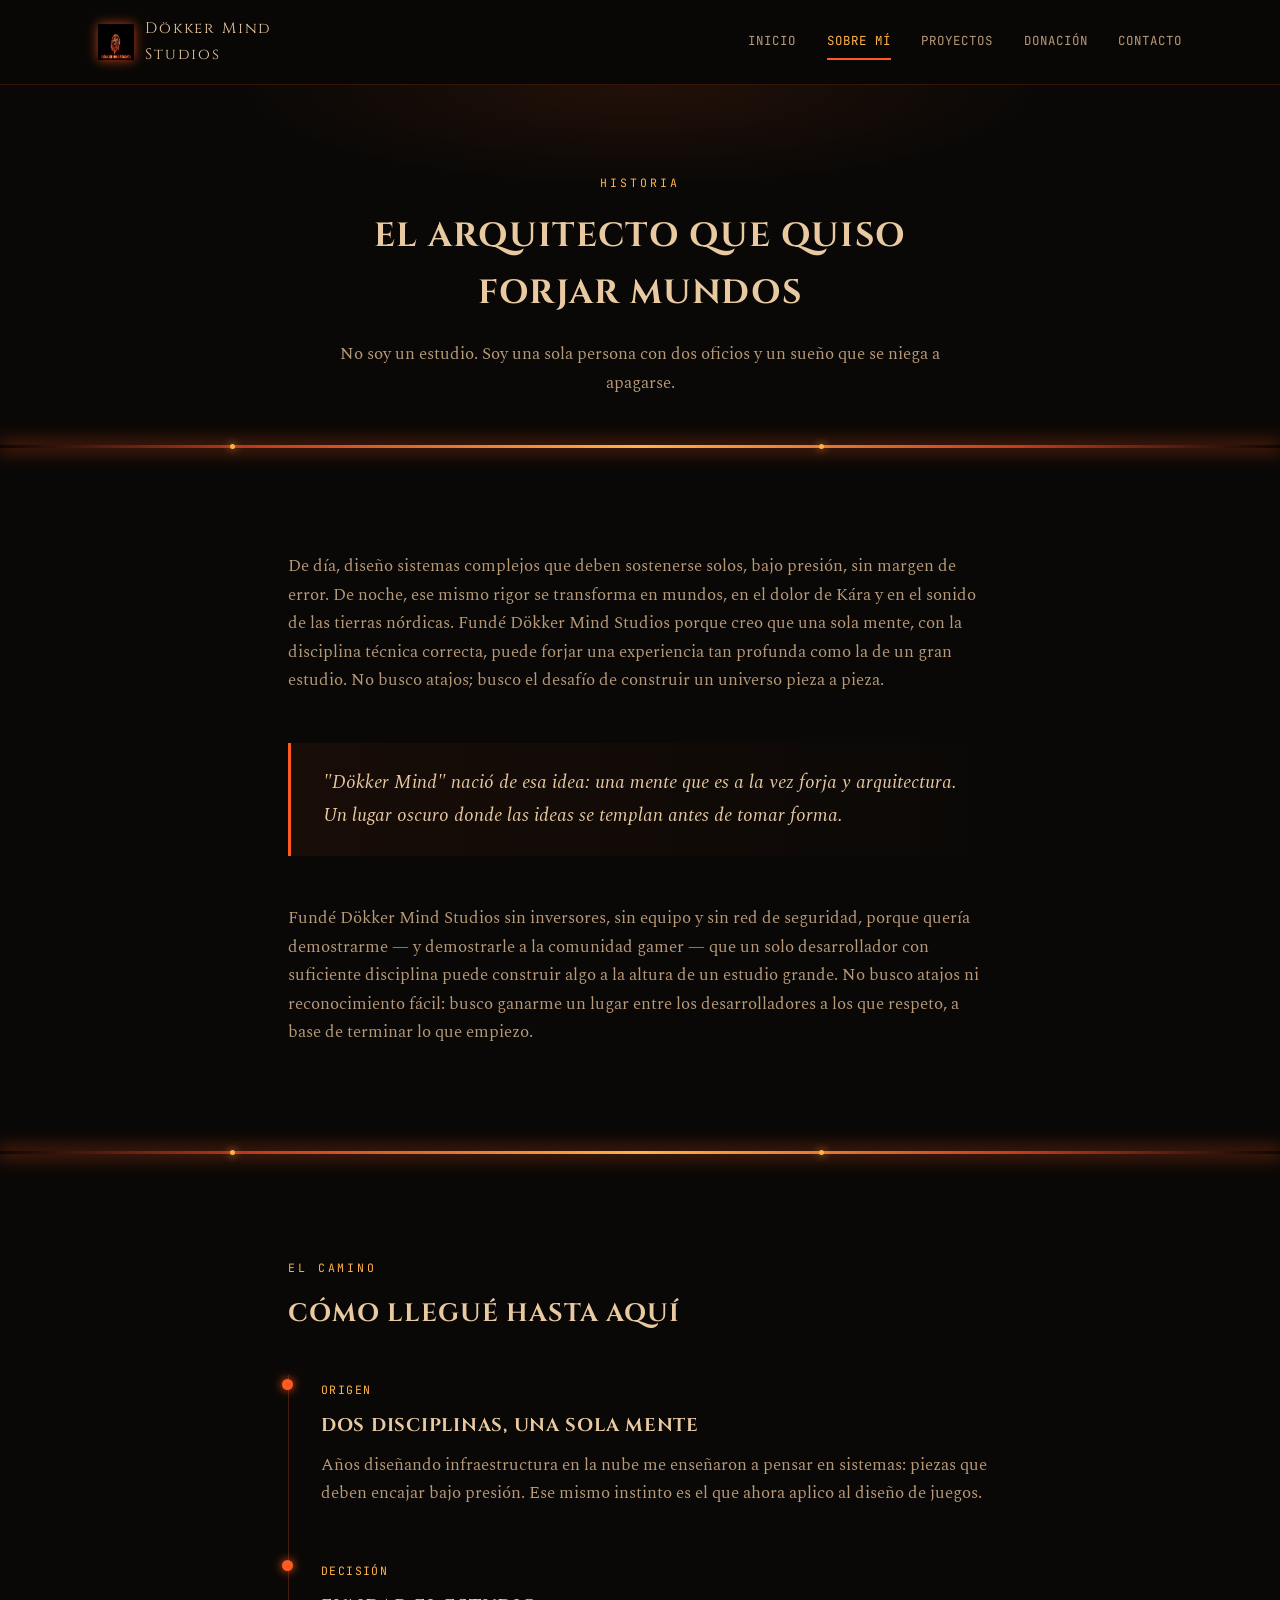
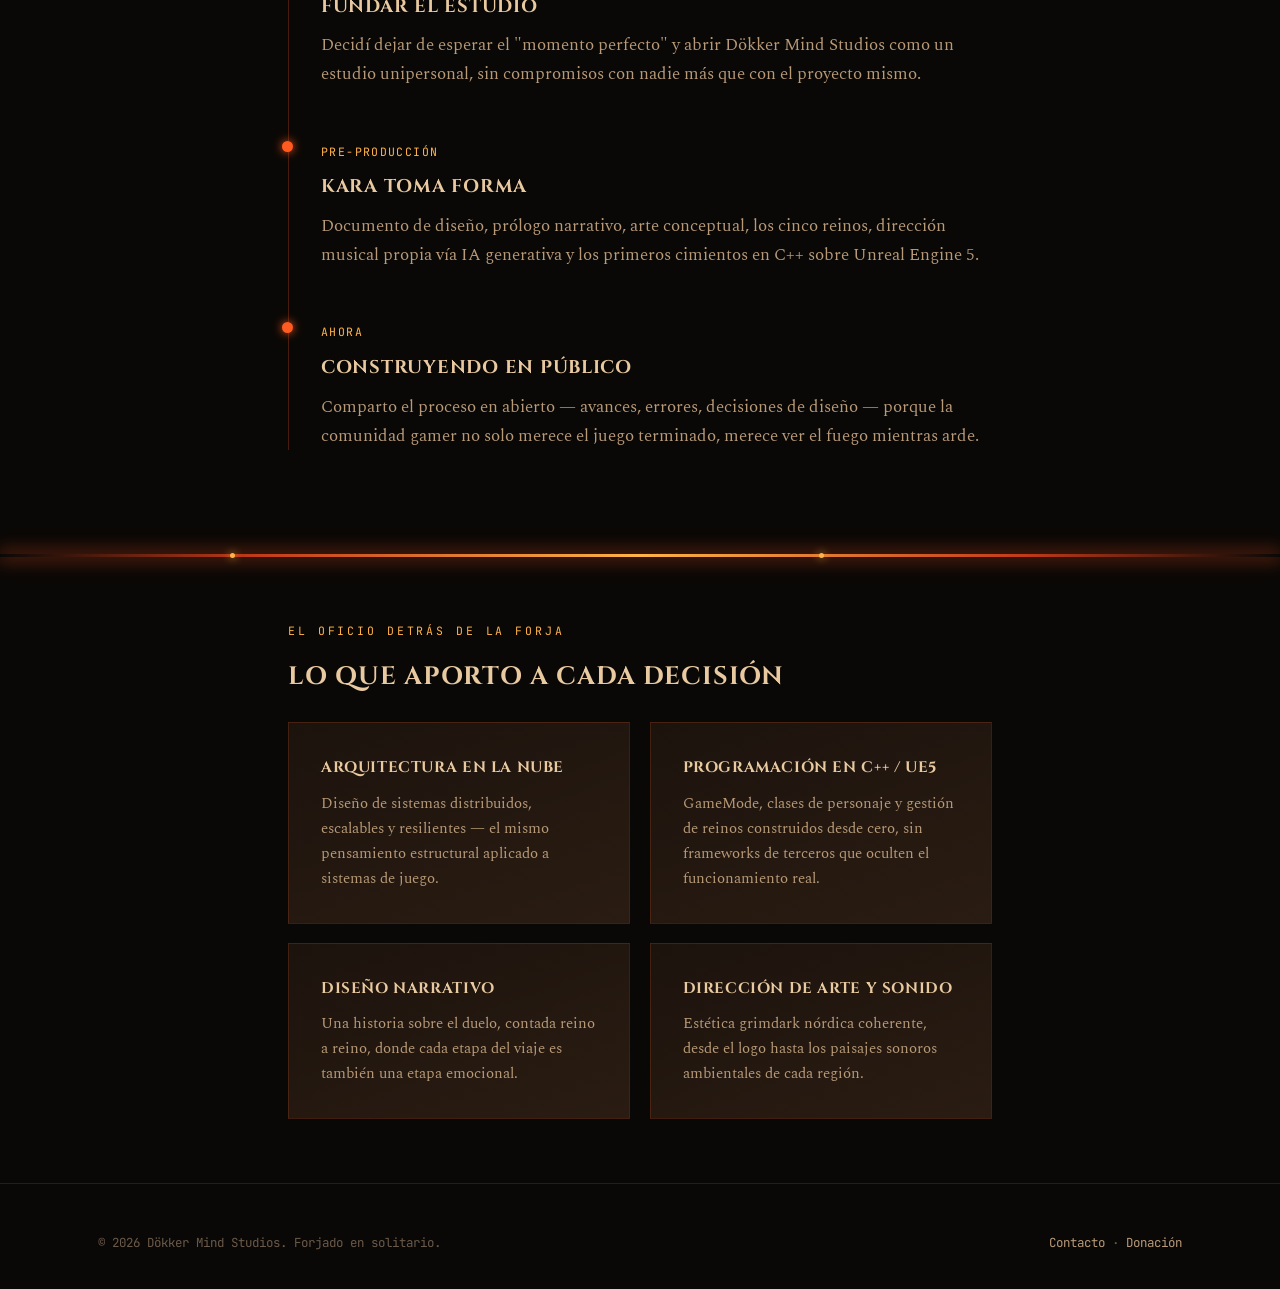
<file: sobre-mi.html>
<!DOCTYPE html>
<html lang="es">
<head>
<meta charset="UTF-8">
<meta name="viewport" content="width=device-width, initial-scale=1.0">
<title>Sobre mí — Dökker Mind Studios</title>
<link rel="icon" href="assets/logo.png">
<link rel="stylesheet" href="assets/style.css">
<style>
  .page-hero{ padding:5.5rem 0 3rem; text-align:center; background:radial-gradient(ellipse 50% 40% at 50% 0%, rgba(255,90,31,.1), transparent 70%); }
  .timeline{ max-width:760px; margin:0 auto; position:relative; padding-left:2rem; border-left:1px solid rgba(255,90,31,.25); }
  .t-item{ position:relative; padding-bottom:3rem; }
  .t-item:last-child{ padding-bottom:0; }
  .t-item::before{
    content:''; position:absolute; left:-2.42rem; top:.3rem; width:11px; height:11px; border-radius:50%;
    background:var(--ember); box-shadow:0 0 10px var(--ember);
  }
  .t-item .role{ font-family:var(--mono); font-size:.72rem; letter-spacing:.12em; text-transform:uppercase; color:var(--ember-hot); }
  .t-item h3{ font-size:1.15rem; margin:.4rem 0 .6rem; }
  .t-item p{ color:var(--parchment-d); }

  .quote-block{
    border-left:3px solid var(--ember); padding:1.5rem 2rem; margin:3rem 0;
    font-family:var(--body); font-style:italic; font-size:1.2rem; color:var(--parchment);
    background:linear-gradient(90deg, rgba(255,90,31,.06), transparent);
  }
  .skills-grid{ display:grid; grid-template-columns:repeat(2,1fr); gap:1.2rem; margin-top:1.5rem; }
  @media (max-width:640px){ .skills-grid{ grid-template-columns:1fr; } }
</style>
</head>
<body>
  <div class="global-embers"></div>

<nav class="nav">
  <div class="nav-inner">
    <a class="nav-brand" href="index.html">
      <img src="assets/logo.png" alt="Dökker Mind Studios">
      <span>Dökker Mind<br>Studios</span>
    </a>
    <button class="nav-toggle" aria-label="Abrir menú">☰</button>
    <div class="nav-links">
      <a href="index.html">Inicio</a>
      <a href="sobre-mi.html" class="active">Sobre mí</a>
      <a href="proyectos.html">Proyectos</a>
      <a href="donacion.html">Donación</a>
      <a href="contacto.html">Contacto</a>
    </div>
  </div>
</nav>

<header class="page-hero wrap">
  <span class="eyebrow">Historia</span>
  <h1>El arquitecto que quiso<br>forjar mundos</h1>
  <p style="max-width:600px; margin:1.2rem auto 0; color:var(--parchment-d);">No soy un estudio. Soy una sola persona con dos oficios y un sueño que se niega a apagarse.</p>
</header>

<div class="seam"></div>

<section class="section">
  <div class="wrap" style="max-width:760px;">
    <p style="color:var(--parchment-d);">De día, diseño sistemas complejos que deben sostenerse solos, bajo presión, sin margen de error. De noche, ese mismo rigor se transforma en mundos, en el dolor de Kára y en el sonido de las tierras nórdicas. Fundé Dökker Mind Studios porque creo que una sola mente, con la disciplina técnica correcta, puede forjar una experiencia tan profunda como la de un gran estudio. No busco atajos; busco el desafío de construir un universo pieza a pieza.</p>

    <div class="quote-block">
      "Dökker Mind" nació de esa idea: una mente que es a la vez forja y arquitectura. Un lugar oscuro donde las ideas se templan antes de tomar forma.
    </div>

    <p style="color:var(--parchment-d);">Fundé Dökker Mind Studios sin inversores, sin equipo y sin red de seguridad, porque quería demostrarme — y demostrarle a la comunidad gamer — que un solo desarrollador con suficiente disciplina puede construir algo a la altura de un estudio grande. No busco atajos ni reconocimiento fácil: busco ganarme un lugar entre los desarrolladores a los que respeto, a base de terminar lo que empiezo.</p>
  </div>
</section>

<div class="seam"></div>

<section class="section">
  <div class="wrap" style="max-width:760px;">
    <span class="eyebrow">El camino</span>
    <h2 style="margin-bottom:2.5rem;">Cómo llegué hasta aquí</h2>
    <div class="timeline">
      <div class="t-item">
        <span class="role">Origen</span>
        <h3>Dos disciplinas, una sola mente</h3>
        <p>Años diseñando infraestructura en la nube me enseñaron a pensar en sistemas: piezas que deben encajar bajo presión. Ese mismo instinto es el que ahora aplico al diseño de juegos.</p>
      </div>
      <div class="t-item">
        <span class="role">Decisión</span>
        <h3>Fundar el estudio</h3>
        <p>Decidí dejar de esperar el "momento perfecto" y abrir Dökker Mind Studios como un estudio unipersonal, sin compromisos con nadie más que con el proyecto mismo.</p>
      </div>
      <div class="t-item">
        <span class="role">Pre-producción</span>
        <h3>Kara toma forma</h3>
        <p>Documento de diseño, prólogo narrativo, arte conceptual, los cinco reinos, dirección musical propia vía IA generativa y los primeros cimientos en C++ sobre Unreal Engine 5.</p>
      </div>
      <div class="t-item">
        <span class="role">Ahora</span>
        <h3>Construyendo en público</h3>
        <p>Comparto el proceso en abierto — avances, errores, decisiones de diseño — porque la comunidad gamer no solo merece el juego terminado, merece ver el fuego mientras arde.</p>
      </div>
    </div>
  </div>
</section>

<div class="seam"></div>

<section class="section section-tight">
  <div class="wrap" style="max-width:760px;">
    <span class="eyebrow">El oficio detrás de la forja</span>
    <h2>Lo que aporto a cada decisión</h2>
    <div class="skills-grid">
      <div class="card">
        <h3 style="font-size:.95rem;">Arquitectura en la nube</h3>
        <p style="color:var(--parchment-d); font-size:.92rem; margin-top:.6rem;">Diseño de sistemas distribuidos, escalables y resilientes — el mismo pensamiento estructural aplicado a sistemas de juego.</p>
      </div>
      <div class="card">
        <h3 style="font-size:.95rem;">Programación en C++ / UE5</h3>
        <p style="color:var(--parchment-d); font-size:.92rem; margin-top:.6rem;">GameMode, clases de personaje y gestión de reinos construidos desde cero, sin frameworks de terceros que oculten el funcionamiento real.</p>
      </div>
      <div class="card">
        <h3 style="font-size:.95rem;">Diseño narrativo</h3>
        <p style="color:var(--parchment-d); font-size:.92rem; margin-top:.6rem;">Una historia sobre el duelo, contada reino a reino, donde cada etapa del viaje es también una etapa emocional.</p>
      </div>
      <div class="card">
        <h3 style="font-size:.95rem;">Dirección de arte y sonido</h3>
        <p style="color:var(--parchment-d); font-size:.92rem; margin-top:.6rem;">Estética grimdark nórdica coherente, desde el logo hasta los paisajes sonoros ambientales de cada región.</p>
      </div>
    </div>
  </div>
</section>

<footer class="footer">
  <div class="wrap">
    <span>© 2026 Dökker Mind Studios. Forjado en solitario.</span>
    <span><a href="contacto.html">Contacto</a> · <a href="donacion.html">Donación</a></span>
  </div>
</footer>

<script src="assets/script.js"></script>
</body>
</html>
</file>
<file: assets/style.css>
/* ===== Dökker Mind Studios — Forge Theme ===== */

@import url('https://fonts.googleapis.com/css2?family=Cinzel:wght@500;700;900&family=Spectral:ital,wght@0,400;0,500;0,600;1,400&family=JetBrains+Mono:wght@400;500&display=swap');

:root{
  --void:        #0a0806;
  --char:        #1c130d;
  --char-2:      #2a1c12;
  --ember:       #ff5a1f;
  --ember-hot:   #ffb347;
  --rust:        #c23a1a;
  --parchment:   #e8c9a0;
  --parchment-d: #b89a78;
  --ash:         #6b5a4a;

  --display: 'Cinzel', serif;
  --body: 'Spectral', serif;
  --mono: 'JetBrains Mono', monospace;
}

*{ margin:0; padding:0; box-sizing:border-box; }

html{ scroll-behavior:smooth; }

body{
  background:var(--void);
  color:var(--parchment);
  font-family:var(--body);
  font-size:1.05rem;
  line-height:1.7;
  overflow-x:hidden;
}

a{ color:inherit; text-decoration:none; }

h1,h2,h3,h4{
  font-family:var(--display);
  letter-spacing:.04em;
  color:var(--parchment);
  text-transform:uppercase;
  font-weight:700;
}

.eyebrow{
  font-family:var(--mono);
  font-size:.72rem;
  letter-spacing:.25em;
  text-transform:uppercase;
  color:var(--ember-hot);
  display:block;
  margin-bottom:.9rem;
}

::selection{ background:var(--rust); color:var(--void); }

:focus-visible{
  outline:2px solid var(--ember-hot);
  outline-offset:3px;
}

img{ max-width:100%; display:block; }

/* ===== layout shells ===== */
.wrap{ max-width:1140px; margin:0 auto; padding:0 1.75rem; }
.section{ padding:6.5rem 0; position:relative; }
.section-tight{ padding:4rem 0; }

/* ===== forge seam divider — signature element ===== */
.seam{
  position:relative;
  height:3px;
  width:100%;
  background:linear-gradient(90deg, transparent, var(--rust) 20%, var(--ember-hot) 50%, var(--rust) 80%, transparent);
  box-shadow:0 0 18px 2px rgba(255,90,31,.55);
  overflow:visible;
}
.seam::before, .seam::after{
  content:'';
  position:absolute;
  width:5px; height:5px;
  border-radius:50%;
  background:var(--ember-hot);
  box-shadow:0 0 8px var(--ember-hot);
  top:-1px;
}
.seam::before{ left:18%; animation:spark 4.5s ease-in-out infinite; }
.seam::after{ left:64%; animation:spark 5.5s ease-in-out infinite reverse; }
@keyframes spark{
  0%,100%{ opacity:0; transform:translateY(0); }
  50%{ opacity:1; transform:translateY(-6px); }
}

/* ===== nav ===== */
.nav{
  position:sticky; top:0; z-index:50;
  background:rgba(10,8,6,.86);
  backdrop-filter:blur(8px);
  border-bottom:1px solid rgba(255,90,31,.18);
}
.nav-inner{
  max-width:1140px; margin:0 auto; padding:1rem 1.75rem;
  display:flex; align-items:center; justify-content:space-between; gap:1.5rem;
}
.nav-brand{ display:flex; align-items:center; gap:.7rem; }
.nav-brand img{ height:36px; width:36px; filter:drop-shadow(0 0 6px rgba(255,90,31,.7)); }
.nav-brand span{
  font-family:var(--display); font-size:.95rem; letter-spacing:.12em;
  color:var(--parchment);
}
.nav-links{ display:flex; gap:1.9rem; font-family:var(--mono); font-size:.78rem; letter-spacing:.08em; text-transform:uppercase; }
.nav-links a{ color:var(--parchment-d); padding:.4rem 0; border-bottom:2px solid transparent; transition:color .2s, border-color .2s; }
.nav-links a:hover, .nav-links a.active{ color:var(--ember-hot); border-color:var(--ember); }
.nav-toggle{ display:none; background:none; border:1px solid var(--ash); color:var(--parchment); padding:.4rem .7rem; font-family:var(--mono); }

@media (max-width:760px){
  .nav-links{ position:absolute; top:100%; left:0; right:0; background:var(--void); flex-direction:column; gap:0; border-bottom:1px solid rgba(255,90,31,.18); display:none; }
  .nav-links.open{ display:flex; }
  .nav-links a{ padding:1rem 1.75rem; width:100%; border-bottom:1px solid rgba(255,90,31,.08); }
  .nav-toggle{ display:block; }
}

/* ===== buttons ===== */
.btn{
  display:inline-flex; align-items:center; gap:.6rem;
  font-family:var(--mono); font-size:.8rem; letter-spacing:.08em; text-transform:uppercase;
  padding:.85rem 1.6rem;
  border:1px solid var(--ember);
  color:var(--ember-hot);
  background:linear-gradient(180deg, rgba(255,90,31,.08), transparent);
  transition:background .25s, color .25s, box-shadow .25s;
  cursor:pointer;
}
.btn:hover{ background:var(--ember); color:var(--void); box-shadow:0 0 22px rgba(255,90,31,.45); }
.btn-solid{ background:var(--ember); color:var(--void); }
.btn-solid:hover{ background:var(--ember-hot); }
.btn-ghost{ border-color:var(--ash); color:var(--parchment-d); background:none; }
.btn-ghost:hover{ background:rgba(232,201,160,.06); color:var(--parchment); box-shadow:none; }

/* ===== footer ===== */
.footer{
  border-top:1px solid rgba(255,90,31,.18);
  padding:3rem 0 2.2rem;
  font-family:var(--mono); font-size:.78rem; color:var(--ash);
}
.footer .wrap{ display:flex; flex-wrap:wrap; justify-content:space-between; gap:1rem; align-items:center; }
.footer a{ color:var(--parchment-d); }
.footer a:hover{ color:var(--ember-hot); }

/* ===== cards / utility ===== */
.card{
  background:linear-gradient(160deg, var(--char), var(--char-2));
  border:1px solid rgba(255,90,31,.15);
  padding:2rem;
}
.tag{
  font-family:var(--mono); font-size:.68rem; letter-spacing:.12em; text-transform:uppercase;
  border:1px solid var(--ash); color:var(--parchment-d); padding:.25rem .6rem; display:inline-block;
}
.tag-live{ border-color:var(--ember); color:var(--ember-hot); }

.glow-text{ text-shadow:0 0 24px rgba(255,90,31,.45); }

@media (prefers-reduced-motion: reduce){
  *{ animation:none !important; transition:none !important; }
}

/* ===== brasas globales en todo el sitio ===== */
/* ===== brasas globales en todo el sitio ===== */
.global-embers{
  position:fixed;
  inset:0;
  height:100vh;
  overflow:hidden;
  pointer-events:none;
  z-index:1;
}
.global-embers .ember-particle{
  position:absolute;
  bottom:-10px;
  background:var(--ember-hot);
  border-radius:50%;
  box-shadow:0 0 6px var(--ember-hot);
  animation:rise-global linear infinite;
}
@keyframes rise-global{
  0%{ transform:translateY(0) translateX(0); opacity:0; }
  10%{ opacity:1; }
  100%{ transform:translateY(-100vh) translateX(20px); opacity:0; }
}
</file>
<file: juegos/eco-del-olvido/style.css>
html,body{
  margin:0; padding:0; overflow:hidden;
  background:#05060a;
  width:100%; height:100%;
  font-family:'Helvetica Neue', Arial, sans-serif;
  -webkit-user-select:none; user-select:none;
  touch-action:none;
}

#game-container{
  position:relative;
  width:100vw; height:100vh;
  display:flex; align-items:center; justify-content:center;
  background:#000;
}

#gameCanvas{
  display:block;
  max-width:100%; max-height:100%;
  background:#000;
  cursor:default;
}

/* ===== overlay screens ===== */
.overlay{
  position:absolute; inset:0;
  display:flex; flex-direction:column; align-items:center; justify-content:center;
  background:rgba(2,2,4,.92);
  color:#cfd2da;
  text-align:center;
  padding:2rem;
  z-index:20;
}
.overlay h1{
  font-size:clamp(1.6rem,5vw,2.6rem);
  letter-spacing:.08em;
  text-transform:uppercase;
  color:#eceef2;
  margin:0 0 .8rem;
  font-weight:300;
}
.overlay p{
  max-width:440px;
  font-size:.95rem;
  line-height:1.7;
  color:#8c90a0;
  margin:0 0 1.6rem;
}
.overlay button{
  background:none;
  border:1px solid #4a4e5e;
  color:#eceef2;
  padding:.85rem 2.2rem;
  font-size:.85rem;
  letter-spacing:.15em;
  text-transform:uppercase;
  cursor:pointer;
  transition:background .25s, border-color .25s;
}
.overlay button:hover{ background:rgba(255,255,255,.08); border-color:#8c90a0; }
.hidden{ display:none !important; }

/* ===== cross-promo a Kára ===== */
.kara-banner{
  display:flex; flex-direction:column; align-items:center; gap:.25rem;
  margin-top:2.2rem; padding:.85rem 1.6rem;
  border:1px solid rgba(196,50,47,.45);
  border-radius:3px;
  background:linear-gradient(180deg, rgba(196,50,47,.10), rgba(196,50,47,.02));
  text-decoration:none;
  transition:background .25s, border-color .25s, transform .25s;
}
.kara-banner:hover{
  background:linear-gradient(180deg, rgba(232,74,68,.18), rgba(196,50,47,.05));
  border-color:rgba(232,74,68,.8);
  transform:translateY(-1px);
}
.kara-tag{
  font-size:.62rem; letter-spacing:.22em; text-transform:uppercase;
  color:rgba(216,218,224,.5);
}
.kara-title{
  font-size:.92rem; letter-spacing:.06em;
  color:#e84a44; font-weight:500;
}

/* ===== HUD ===== */
#hud{
  position:absolute; top:14px; left:50%; transform:translateX(-50%);
  font-size:.7rem; letter-spacing:.1em; text-transform:uppercase;
  color:rgba(200,200,210,.5);
  z-index:10;
  pointer-events:none;
}

/* ===== mobile touch controls ===== */
#touch-controls{
  position:absolute; bottom:0; left:0; right:0;
  display:none;
  justify-content:space-between;
  padding:0 1.2rem 1.4rem;
  z-index:15;
  pointer-events:none;
}
#touch-controls.active{ display:flex; }
.touch-zone{
  pointer-events:auto;
  display:flex; gap:.8rem;
}
.touch-btn{
  width:62px; height:62px;
  border-radius:50%;
  background:rgba(255,255,255,.06);
  border:1px solid rgba(255,255,255,.18);
  color:rgba(255,255,255,.6);
  font-size:1.4rem;
  display:flex; align-items:center; justify-content:center;
  -webkit-tap-highlight-color:transparent;
}
.touch-btn:active{ background:rgba(255,255,255,.16); }
#jump-btn{ width:76px; height:76px; font-size:.75rem; letter-spacing:.05em; text-transform:uppercase; }

@media (max-width:760px), (pointer:coarse){
  #touch-controls{ display:flex; }
}
</file>
